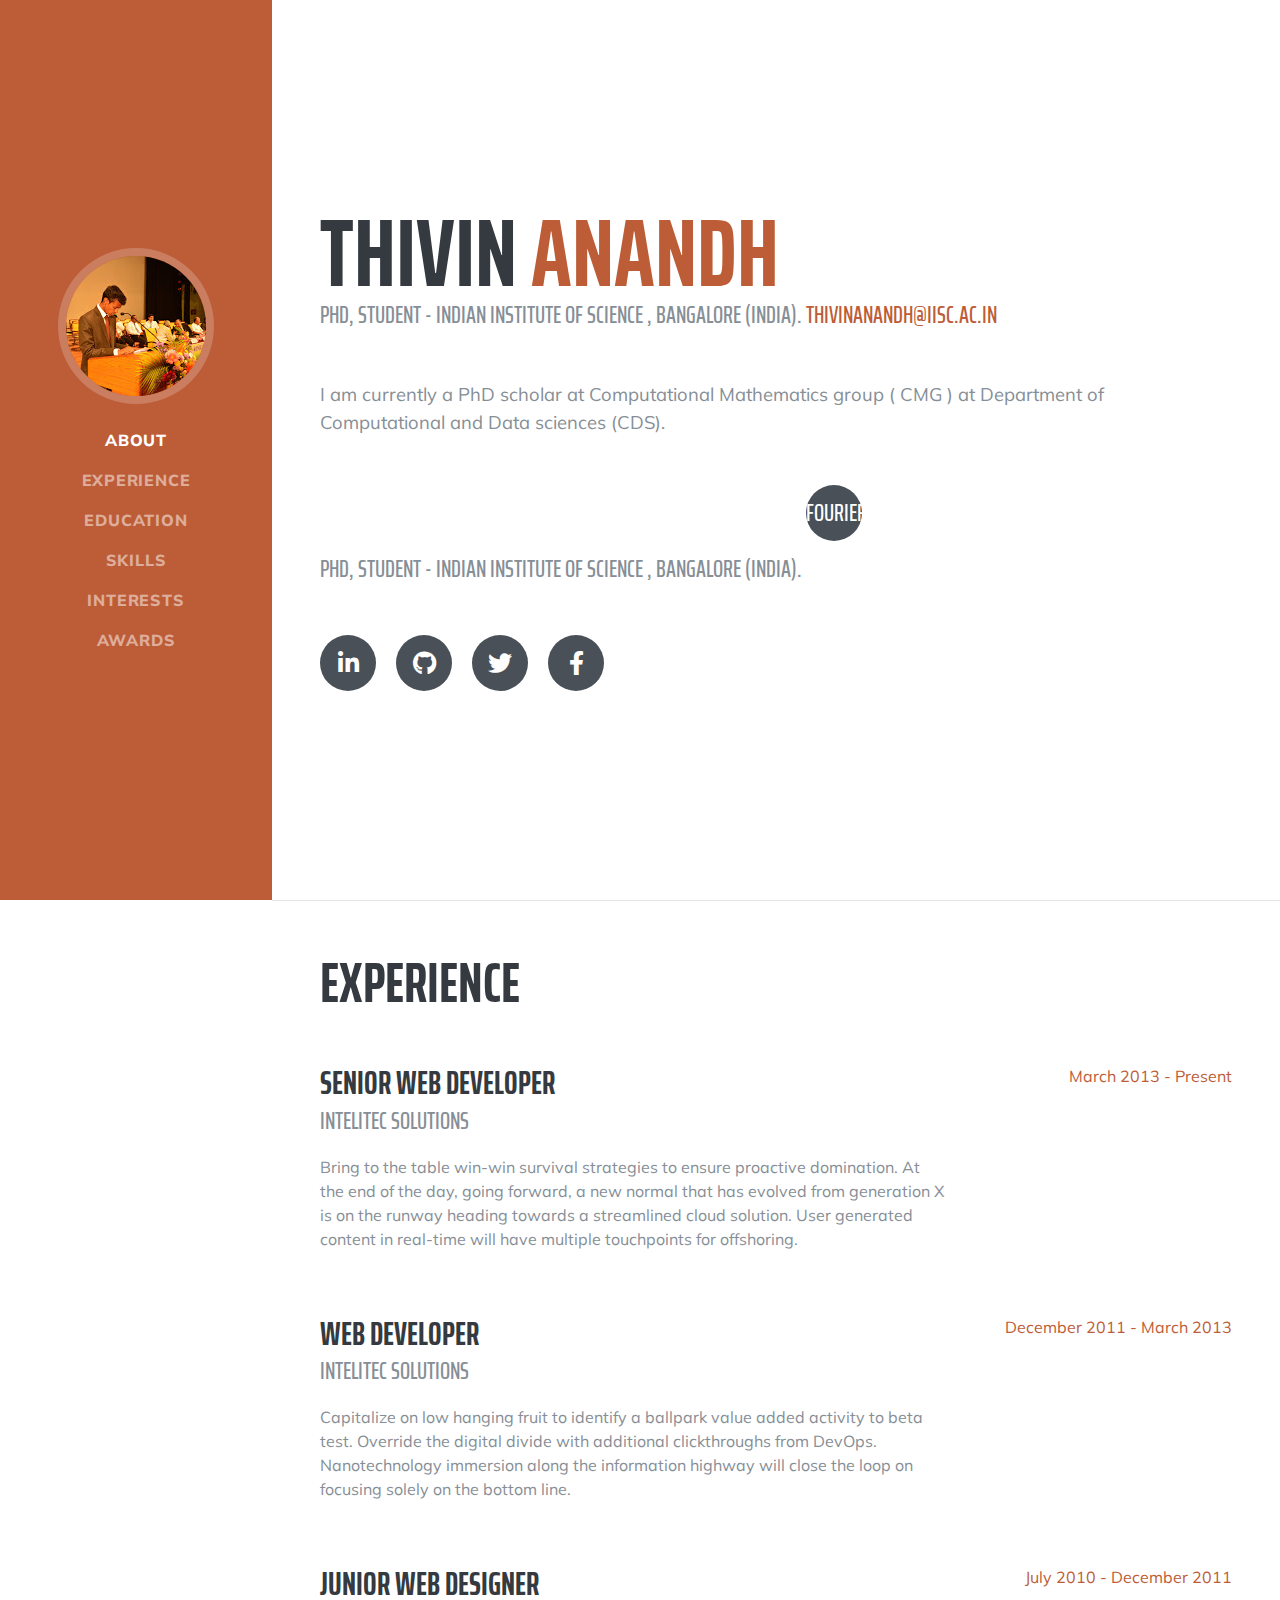
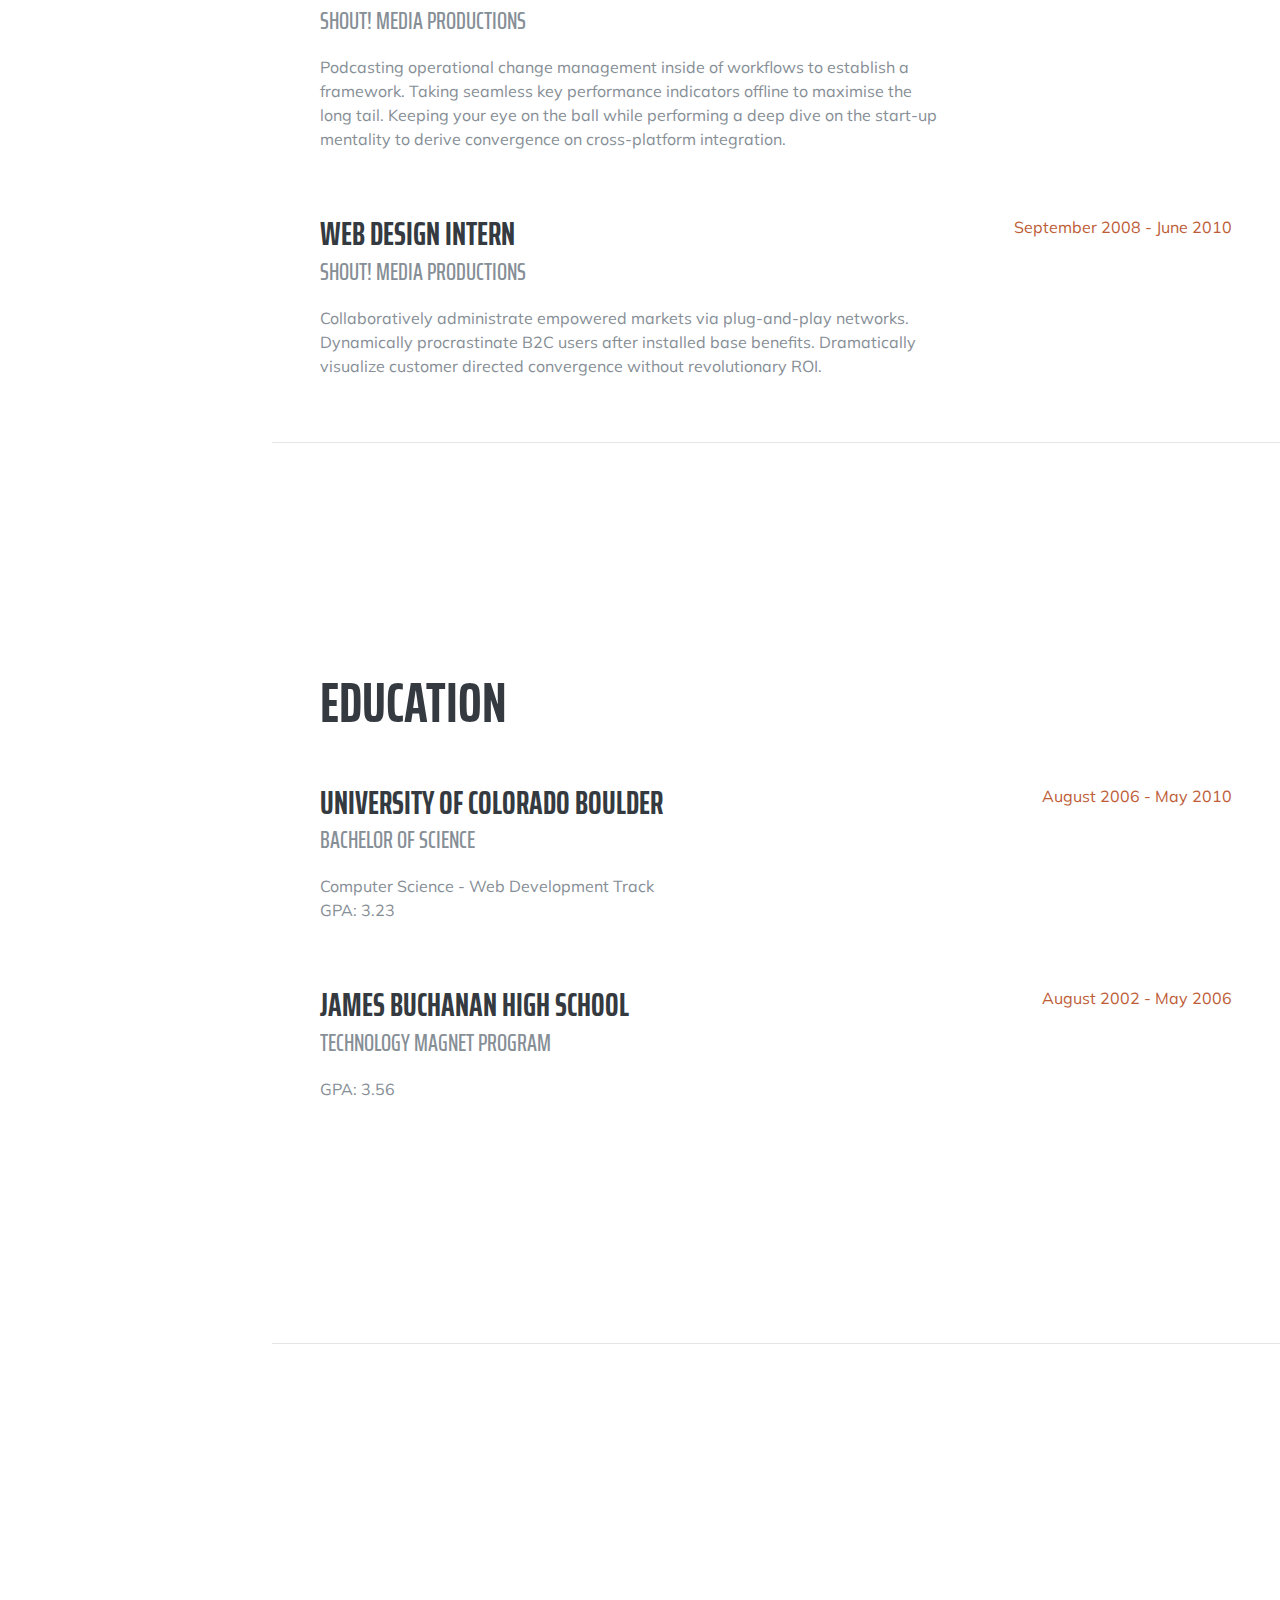
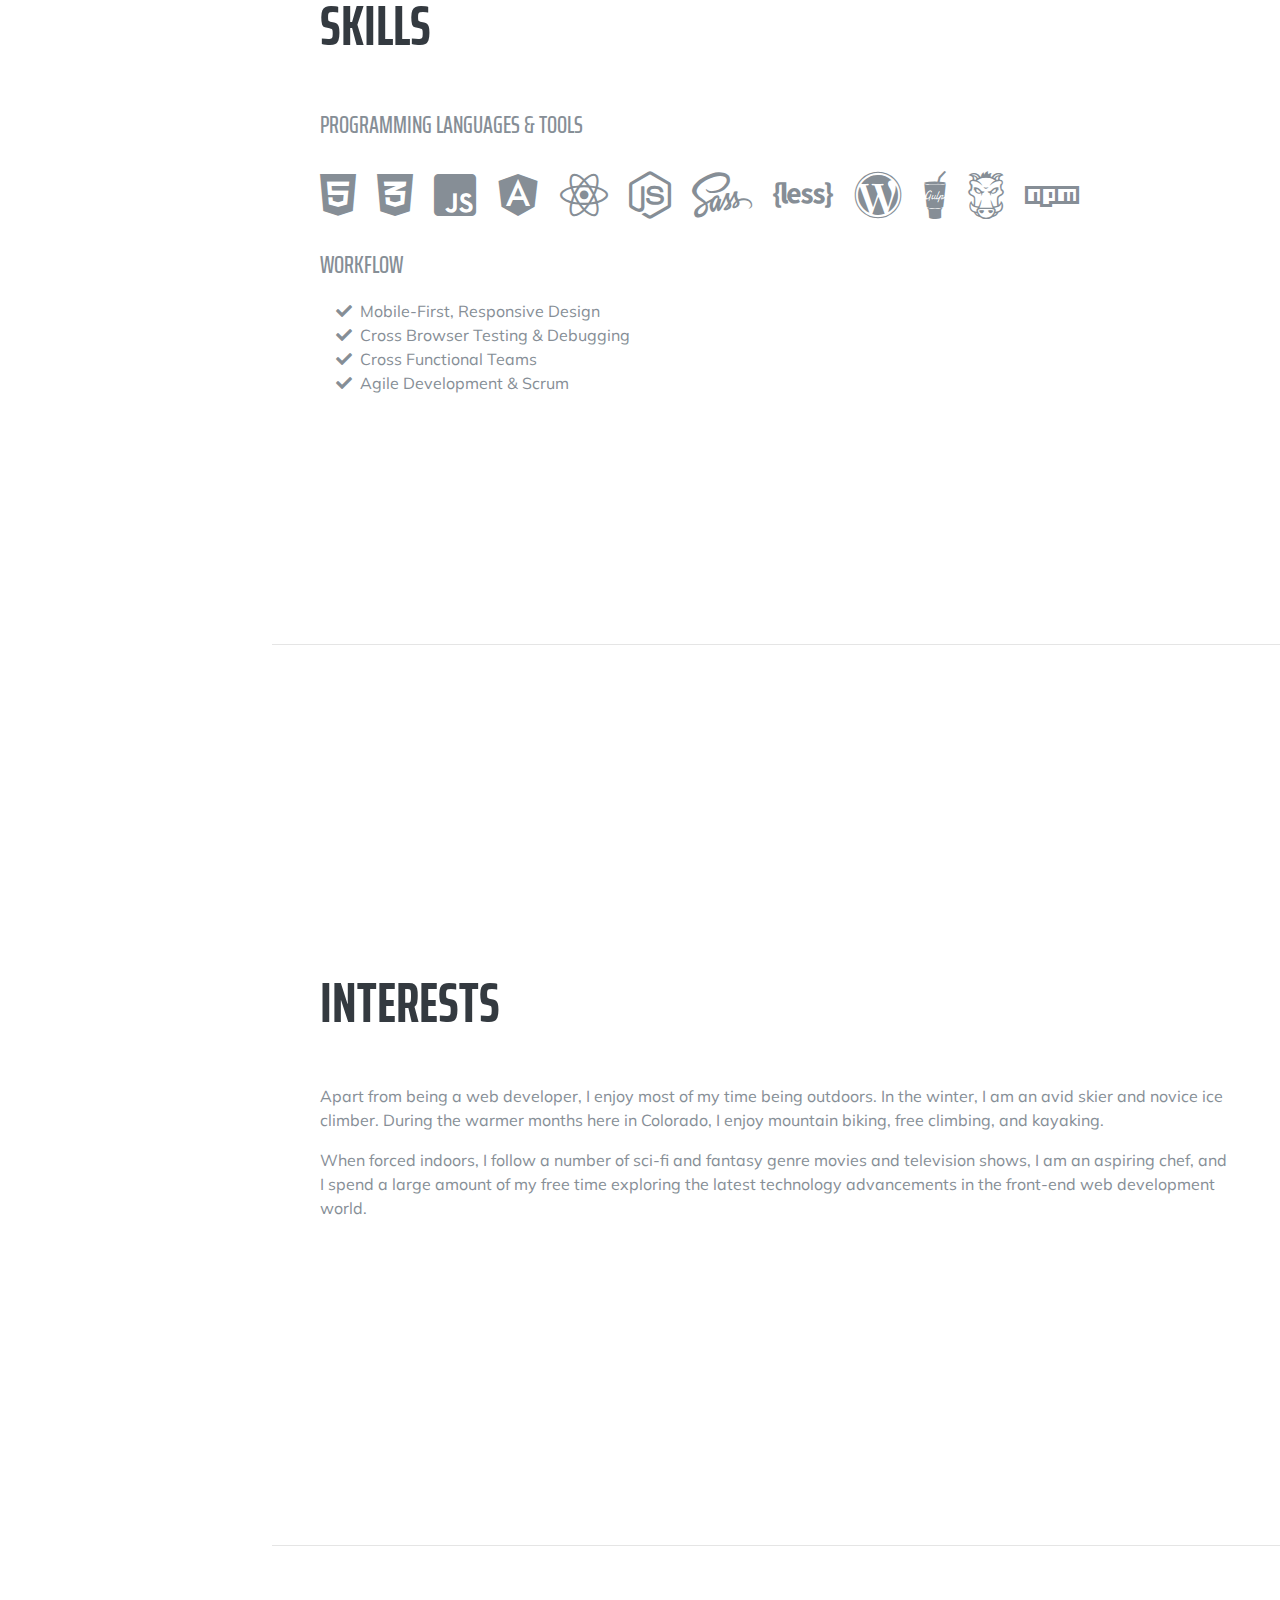
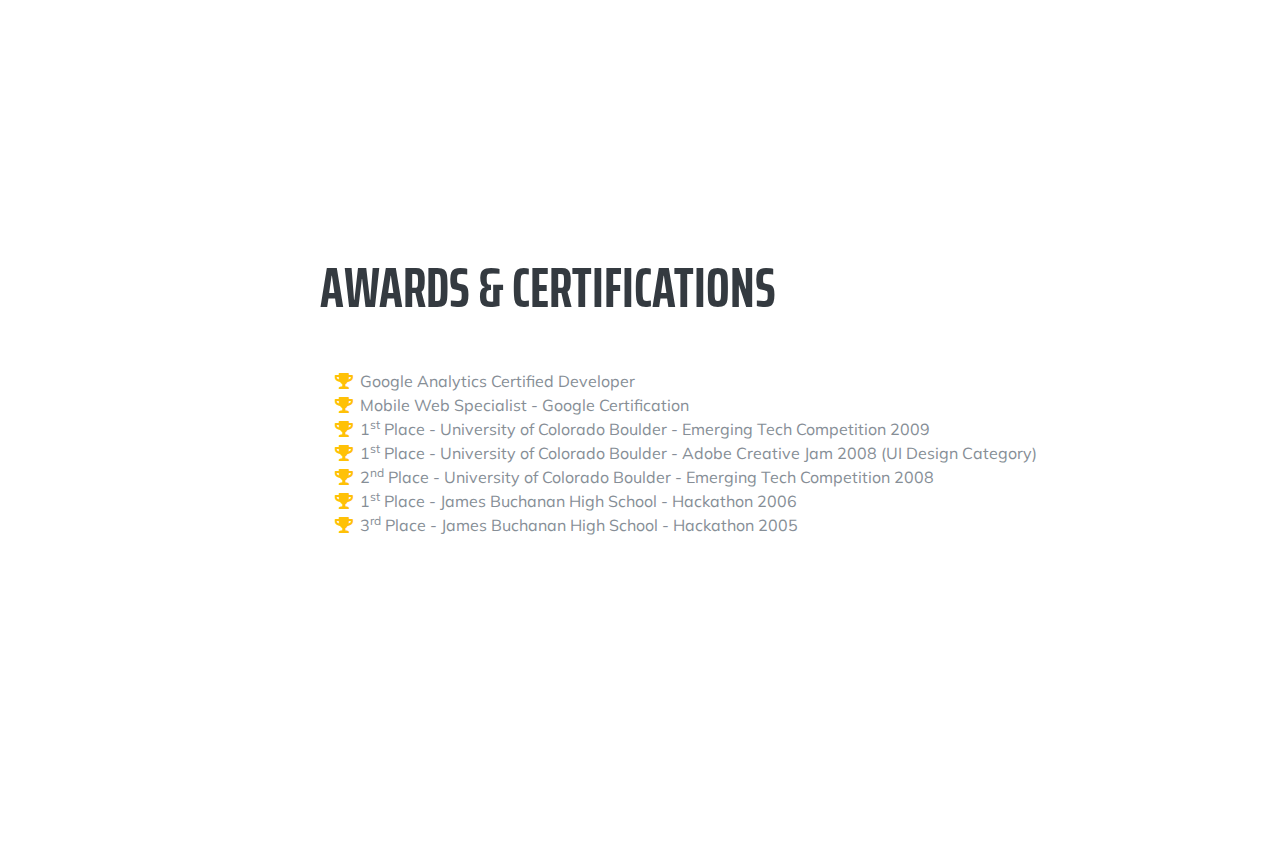
<file: docs/index.html>
<!DOCTYPE html>
<html lang="en">

<head>

  <meta charset="utf-8">
  <meta name="viewport" content="width=device-width, initial-scale=1, shrink-to-fit=no">
  <meta name="description" content="">
  <meta name="author" content="">

  <title>Resume - Start Bootstrap Theme</title>

  <!-- Bootstrap core CSS -->
  <link href="vendor/bootstrap/css/bootstrap.min.css" rel="stylesheet">

  <!-- Custom fonts for this template -->
  <link href="https://fonts.googleapis.com/css?family=Saira+Extra+Condensed:500,700" rel="stylesheet">
  <link href="https://fonts.googleapis.com/css?family=Muli:400,400i,800,800i" rel="stylesheet">
  <link href="vendor/fontawesome-free/css/all.min.css" rel="stylesheet">

  <!-- Custom styles for this template -->
  <link href="css/resume.min.css" rel="stylesheet">

</head>

<body id="page-top">

  <nav class="navbar navbar-expand-lg navbar-dark bg-primary fixed-top" id="sideNav">
    <a class="navbar-brand js-scroll-trigger" href="#page-top">
      <span class="d-block d-lg-none">Clarence Taylor</span>
      <span class="d-none d-lg-block">
        <img class="img-fluid img-profile rounded-circle mx-auto mb-2" src="img/profile.jpg" alt="">
      </span>
    </a>
    <button class="navbar-toggler" type="button" data-toggle="collapse" data-target="#navbarSupportedContent" aria-controls="navbarSupportedContent" aria-expanded="false" aria-label="Toggle navigation">
      <span class="navbar-toggler-icon"></span>
    </button>
    <div class="collapse navbar-collapse" id="navbarSupportedContent">
      <ul class="navbar-nav">
        <li class="nav-item">
          <a class="nav-link js-scroll-trigger" href="#about">About</a>
        </li>
        <li class="nav-item">
          <a class="nav-link js-scroll-trigger" href="#">Experience</a>
        </li>
        <li class="nav-item">
          <a class="nav-link js-scroll-trigger" href="#">Education</a>
        </li>
        <li class="nav-item">
          <a class="nav-link js-scroll-trigger" href="#">Skills</a>
        </li>
        <li class="nav-item">
          <a class="nav-link js-scroll-trigger" href="#">Interests</a>
        </li>
        <li class="nav-item">
          <a class="nav-link js-scroll-trigger" href="#">Awards</a>
        </li>
      </ul>
    </div>
  </nav>

  <div class="container-fluid p-0">

    <section class="resume-section p-3 p-lg-5 d-flex align-items-center" id="about">
      <div class="w-100">
        <h1 class="mb-0">Thivin
          <span class="text-primary">Anandh</span>
        </h1>
        <div class="subheading mb-5">PhD,  Student - Indian Institute of Science , Bangalore (India).
          <a href="mailto:name@email.com">thivinanandh@iisc.ac.in</a>
        </div>
        <p class="lead mb-5">I am currently a PhD scholar at Computational Mathematics group ( CMG ) at Department of Computational and Data sciences (CDS).</p>
        <div class="social-icons">
          
          <div class="subheading mb-5">PhD,  Student - Indian Institute of Science , Bangalore (India).
          <a href="fourier.html"> FOURIER SERIES</a>
        </div>
 
          <a href="#">
            <i class="fab fa-linkedin-in"></i>
          </a>
          <a href="#">
            <i class="fab fa-github"></i>
          </a>
          <a href="#">
            <i class="fab fa-twitter"></i>
          </a>
          <a href="#">
            <i class="fab fa-facebook-f"></i>
          </a>
        </div>
      </div>
    </section>

    <hr class="m-0">

    <section class="resume-section p-3 p-lg-5 d-flex justify-content-center" id="experience">
      <div class="w-100">
        <h2 class="mb-5">Experience</h2>

        <div class="resume-item d-flex flex-column flex-md-row justify-content-between mb-5">
          <div class="resume-content">
            <h3 class="mb-0">Senior Web Developer</h3>
            <div class="subheading mb-3">Intelitec Solutions</div>
            <p>Bring to the table win-win survival strategies to ensure proactive domination. At the end of the day, going forward, a new normal that has evolved from generation X is on the runway heading towards a streamlined cloud solution. User generated content in real-time will have multiple touchpoints for offshoring.</p>
          </div>
          <div class="resume-date text-md-right">
            <span class="text-primary">March 2013 - Present</span>
          </div>
        </div>

        <div class="resume-item d-flex flex-column flex-md-row justify-content-between mb-5">
          <div class="resume-content">
            <h3 class="mb-0">Web Developer</h3>
            <div class="subheading mb-3">Intelitec Solutions</div>
            <p>Capitalize on low hanging fruit to identify a ballpark value added activity to beta test. Override the digital divide with additional clickthroughs from DevOps. Nanotechnology immersion along the information highway will close the loop on focusing solely on the bottom line.</p>
          </div>
          <div class="resume-date text-md-right">
            <span class="text-primary">December 2011 - March 2013</span>
          </div>
        </div>

        <div class="resume-item d-flex flex-column flex-md-row justify-content-between mb-5">
          <div class="resume-content">
            <h3 class="mb-0">Junior Web Designer</h3>
            <div class="subheading mb-3">Shout! Media Productions</div>
            <p>Podcasting operational change management inside of workflows to establish a framework. Taking seamless key performance indicators offline to maximise the long tail. Keeping your eye on the ball while performing a deep dive on the start-up mentality to derive convergence on cross-platform integration.</p>
          </div>
          <div class="resume-date text-md-right">
            <span class="text-primary">July 2010 - December 2011</span>
          </div>
        </div>

        <div class="resume-item d-flex flex-column flex-md-row justify-content-between">
          <div class="resume-content">
            <h3 class="mb-0">Web Design Intern</h3>
            <div class="subheading mb-3">Shout! Media Productions</div>
            <p>Collaboratively administrate empowered markets via plug-and-play networks. Dynamically procrastinate B2C users after installed base benefits. Dramatically visualize customer directed convergence without revolutionary ROI.</p>
          </div>
          <div class="resume-date text-md-right">
            <span class="text-primary">September 2008 - June 2010</span>
          </div>
        </div>

      </div>

    </section>

    <hr class="m-0">

    <section class="resume-section p-3 p-lg-5 d-flex align-items-center" id="education">
      <div class="w-100">
        <h2 class="mb-5">Education</h2>

        <div class="resume-item d-flex flex-column flex-md-row justify-content-between mb-5">
          <div class="resume-content">
            <h3 class="mb-0">University of Colorado Boulder</h3>
            <div class="subheading mb-3">Bachelor of Science</div>
            <div>Computer Science - Web Development Track</div>
            <p>GPA: 3.23</p>
          </div>
          <div class="resume-date text-md-right">
            <span class="text-primary">August 2006 - May 2010</span>
          </div>
        </div>

        <div class="resume-item d-flex flex-column flex-md-row justify-content-between">
          <div class="resume-content">
            <h3 class="mb-0">James Buchanan High School</h3>
            <div class="subheading mb-3">Technology Magnet Program</div>
            <p>GPA: 3.56</p>
          </div>
          <div class="resume-date text-md-right">
            <span class="text-primary">August 2002 - May 2006</span>
          </div>
        </div>

      </div>
    </section>

    <hr class="m-0">

    <section class="resume-section p-3 p-lg-5 d-flex align-items-center" id="skills">
      <div class="w-100">
        <h2 class="mb-5">Skills</h2>

        <div class="subheading mb-3">Programming Languages &amp; Tools</div>
        <ul class="list-inline dev-icons">
          <li class="list-inline-item">
            <i class="fab fa-html5"></i>
          </li>
          <li class="list-inline-item">
            <i class="fab fa-css3-alt"></i>
          </li>
          <li class="list-inline-item">
            <i class="fab fa-js-square"></i>
          </li>
          <li class="list-inline-item">
            <i class="fab fa-angular"></i>
          </li>
          <li class="list-inline-item">
            <i class="fab fa-react"></i>
          </li>
          <li class="list-inline-item">
            <i class="fab fa-node-js"></i>
          </li>
          <li class="list-inline-item">
            <i class="fab fa-sass"></i>
          </li>
          <li class="list-inline-item">
            <i class="fab fa-less"></i>
          </li>
          <li class="list-inline-item">
            <i class="fab fa-wordpress"></i>
          </li>
          <li class="list-inline-item">
            <i class="fab fa-gulp"></i>
          </li>
          <li class="list-inline-item">
            <i class="fab fa-grunt"></i>
          </li>
          <li class="list-inline-item">
            <i class="fab fa-npm"></i>
          </li>
        </ul>

        <div class="subheading mb-3">Workflow</div>
        <ul class="fa-ul mb-0">
          <li>
            <i class="fa-li fa fa-check"></i>
            Mobile-First, Responsive Design</li>
          <li>
            <i class="fa-li fa fa-check"></i>
            Cross Browser Testing &amp; Debugging</li>
          <li>
            <i class="fa-li fa fa-check"></i>
            Cross Functional Teams</li>
          <li>
            <i class="fa-li fa fa-check"></i>
            Agile Development &amp; Scrum</li>
        </ul>
      </div>
    </section>

    <hr class="m-0">

    <section class="resume-section p-3 p-lg-5 d-flex align-items-center" id="interests">
      <div class="w-100">
        <h2 class="mb-5">Interests</h2>
        <p>Apart from being a web developer, I enjoy most of my time being outdoors. In the winter, I am an avid skier and novice ice climber. During the warmer months here in Colorado, I enjoy mountain biking, free climbing, and kayaking.</p>
        <p class="mb-0">When forced indoors, I follow a number of sci-fi and fantasy genre movies and television shows, I am an aspiring chef, and I spend a large amount of my free time exploring the latest technology advancements in the front-end web development world.</p>
      </div>
    </section>

    <hr class="m-0">

    <section class="resume-section p-3 p-lg-5 d-flex align-items-center" id="awards">
      <div class="w-100">
        <h2 class="mb-5">Awards &amp; Certifications</h2>
        <ul class="fa-ul mb-0">
          <li>
            <i class="fa-li fa fa-trophy text-warning"></i>
            Google Analytics Certified Developer</li>
          <li>
            <i class="fa-li fa fa-trophy text-warning"></i>
            Mobile Web Specialist - Google Certification</li>
          <li>
            <i class="fa-li fa fa-trophy text-warning"></i>
            1<sup>st</sup>
            Place - University of Colorado Boulder - Emerging Tech Competition 2009</li>
          <li>
            <i class="fa-li fa fa-trophy text-warning"></i>
            1<sup>st</sup>
            Place - University of Colorado Boulder - Adobe Creative Jam 2008 (UI Design Category)</li>
          <li>
            <i class="fa-li fa fa-trophy text-warning"></i>
            2<sup>nd</sup>
            Place - University of Colorado Boulder - Emerging Tech Competition 2008</li>
          <li>
            <i class="fa-li fa fa-trophy text-warning"></i>
            1<sup>st</sup>
            Place - James Buchanan High School - Hackathon 2006</li>
          <li>
            <i class="fa-li fa fa-trophy text-warning"></i>
            3<sup>rd</sup>
            Place - James Buchanan High School - Hackathon 2005</li>
        </ul>
      </div>
    </section>

  </div>

  <!-- Bootstrap core JavaScript -->
  <script src="vendor/jquery/jquery.min.js"></script>
  <script src="vendor/bootstrap/js/bootstrap.bundle.min.js"></script>

  <!-- Plugin JavaScript -->
  <script src="vendor/jquery-easing/jquery.easing.min.js"></script>

  <!-- Custom scripts for this template -->
  <script src="js/resume.min.js"></script>

</body>

</html>
</file>
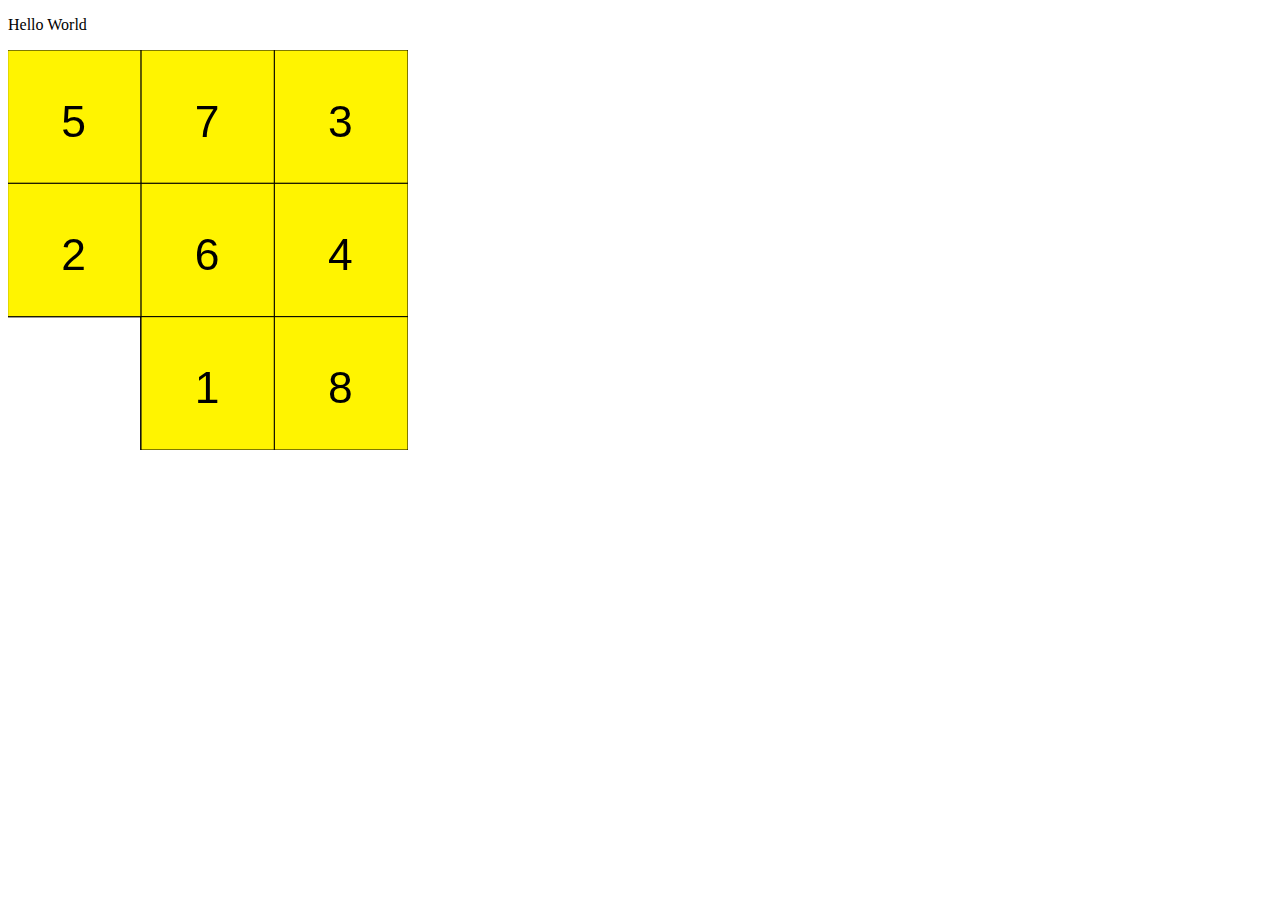
<file: docs/NE/index.html>
<!DOCTYPE html>
<html lang="en">
<head>
    <meta charset="UTF-8">
    <meta http-equiv="X-UA-Compatible" content="IE=edge">
    <meta name="viewport" content="width=device-width, initial-scale=1.0">
    <script src = "src/p5.js"></script>
    <title>Document</title>
</head>
<body>
    <p>Hello World</p>
    <div id="Canvas">

    
        <div>
            <script src="src/board.js"></script>
    <script src="src/Sketch.js"></script>
    <script src="./nn.js"></script>
</body>
</html>
</file>
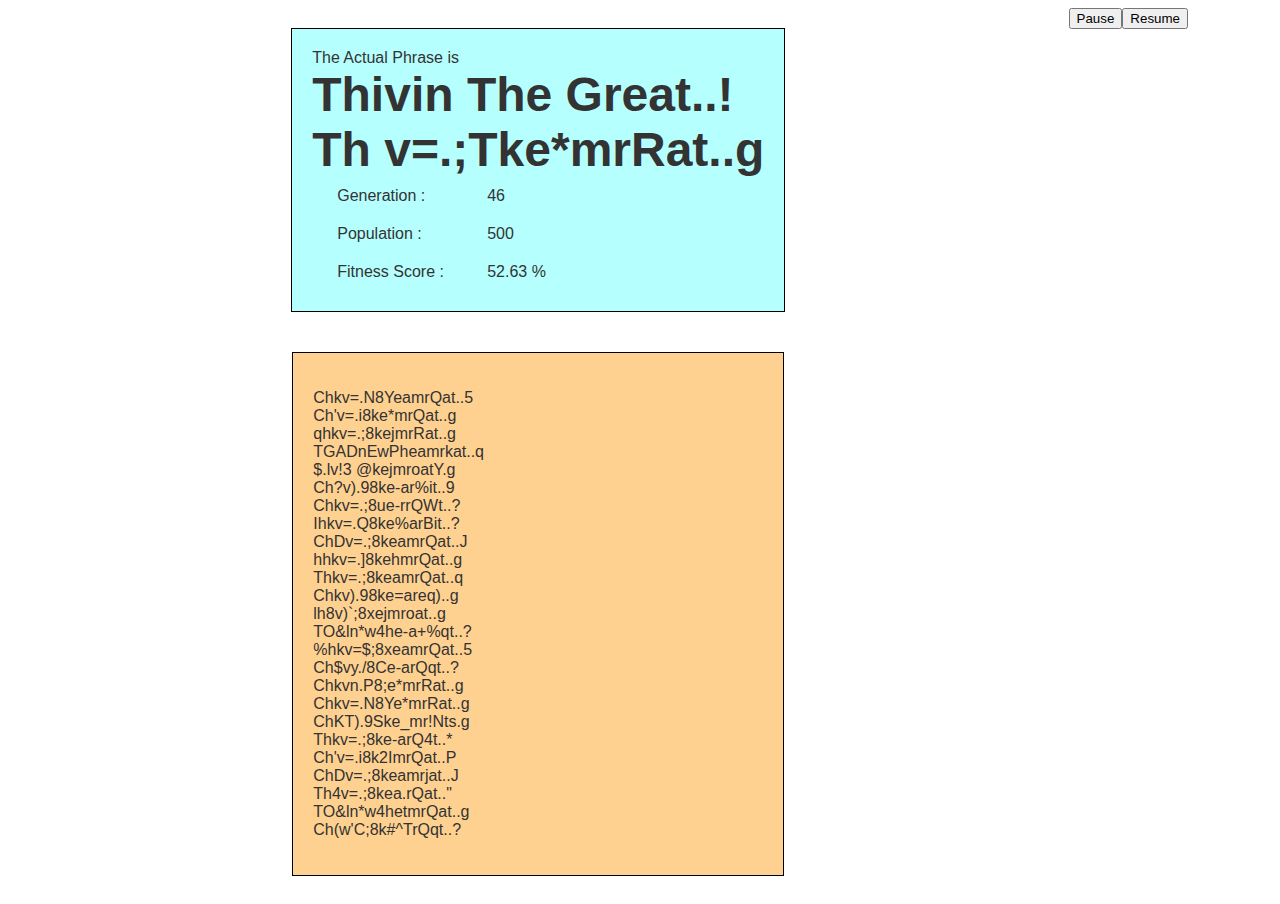
<file: docs/GA/monkey/index.html>
<!DOCTYPE html>
<html lang="en">
<head>
    <meta charset="UTF-8">
    <meta http-equiv="X-UA-Compatible" content="IE=edge">
    <meta name="viewport" content="width=device-width, initial-scale=1.0">
    <title>GA-Shakesearean-Monkey</title>
    <script src="src/p5.js"></script>
    <link rel="stylesheet" href="index.css">
</head>
<body>

    <!-- Create 2 Divs  -->

    <div id = "parentDiv">

        <div id = "leftDiv">
            <div > The Actual Phrase is  </div>
            <div id="titlePhrase" class="actualPhrase">   </div>
            <div id="predictedPhrase" class="actualPhrase"> </div>
            <div id="stats" >
                <div class="rowFlex"> 
                    <div class="rowItem"> Generation :</div>
                    <div class="rowItem" id="generation"> 12 </div>
                </div>
                <div class="rowFlex">
                    <div class="rowItem"> Population : </div>
                    <div class="rowItem" id="Population"> 200 </div>

                </div>
                <div class="rowFlex"> 
                    <div class="rowItem"> Fitness Score :</div>
                    <div class="rowItem" id="Fitness"> 0.859 </div>
                </div>
            </div>
        </div>

        <div id ="rightDiv">
            <p id = "generations"> test 2</p>
        </div>

    </div>

    <button type="button" onclick="noLoop()">Pause </button>
    <button type="button" onclick="loop()">Resume</button>



    
    <script src="src/Sketch.js"></script>
    <script src="src/Population.js"></script>
    <!-- <script src="src/Population.js"></script> -->


</body>
</html>
</file>
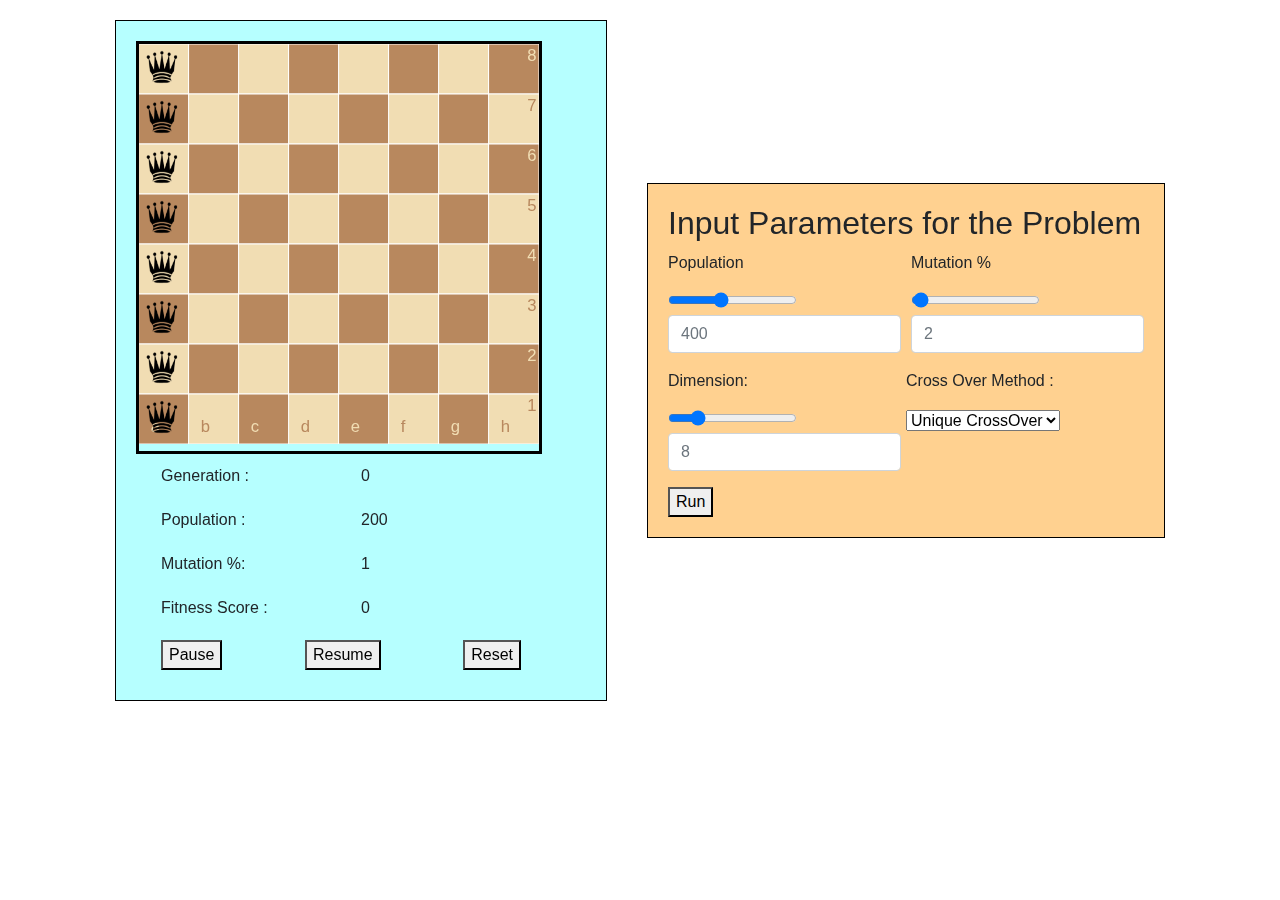
<file: docs/GA/nqueens/index.html>
<!DOCTYPE html>
<html lang="en">
<head>
    <meta charset="UTF-8">
    <meta http-equiv="X-UA-Compatible" content="IE=edge">
    <meta name="viewport" content="width=device-width, initial-scale=1.0">
    <title>GA-N-Queens Problem</title>
    <script src="src/p5.js"></script>
    <link rel="stylesheet" href="index.css">
    <link rel="stylesheet" href="https://stackpath.bootstrapcdn.com/bootstrap/4.3.1/css/bootstrap.min.css" integrity="sha384-ggOyR0iXCbMQv3Xipma34MD+dH/1fQ784/j6cY/iJTQUOhcWr7x9JvoRxT2MZw1T" crossorigin="anonymous">
    <script src="https://stackpath.bootstrapcdn.com/bootstrap/4.3.1/js/bootstrap.min.js" integrity="sha384-JjSmVgyd0p3pXB1rRibZUAYoIIy6OrQ6VrjIEaFf/nJGzIxFDsf4x0xIM+B07jRM" crossorigin="anonymous"></script>
    <script src="https://code.jquery.com/jquery-3.3.1.slim.min.js" integrity="sha384-q8i/X+965DzO0rT7abK41JStQIAqVgRVzpbzo5smXKp4YfRvH+8abtTE1Pi6jizo" crossorigin="anonymous"></script>
<script src="https://cdnjs.cloudflare.com/ajax/libs/popper.js/1.14.7/umd/popper.min.js" integrity="sha384-UO2eT0CpHqdSJQ6hJty5KVphtPhzWj9WO1clHTMGa3JDZwrnQq4sF86dIHNDz0W1" crossorigin="anonymous"></script>
    
</head>
<body>

    <!-- Create 2 Divs  -->

    <div id = "parentDiv">

        <div id = "leftDiv">
            <div id="Canvas"></div>
            

            <div id="stats" >
                <div class="rowFlex"> 
                    <div class="rowItem"> Generation :</div>
                    <div class="rowItem" id="generation"> 0 </div>
                </div>
                <div class="rowFlex">
                    <div class="rowItem"> Population : </div>
                    <div class="rowItem" id="Population"> 200 </div>

                </div>
                <div class="rowFlex">
                    <div class="rowItem"> Mutation %: </div>
                    <div class="rowItem" id="Mutation"> 1 </div>

                </div>
                <div class="rowFlex"> 
                    <div class="rowItem"> Fitness Score :</div>
                    <div class="rowItem" id="Fitness"> 0 </div>
                </div>
                <div class="rowFlex2">
                    <div> <button type="button" onclick="noLoop()">Pause</button> </div>
                <div><button type="button" onclick="loop()">Resume</button></div>
                <div> <button type="button" onclick="setupCommands()">Reset</button> </div>
                
                </div>
            </div>
        </div>

        <div id ="rightDiv">
            <div id="inputParameters">
                <h2>Input Parameters for the Problem </h2>
                <div> 
                    <form>
                      <div class="form-row">
                        <div class="form-group col-md-6">
                            <p>Population</p>
                            <input type="range" min="10" max="1000" value="400" class="slider" id="populationSlider">
                            <input type="name" class="form-control" id="Population_1" placeholder="400">
                        </div>
                        <div class="form-group col-md-6">
                            <p>Mutation %</p>
                            <input type="range" min="0" max="100" value="2" class="slider" id="mutationSlider">
                            <input type="name" class="form-control" id="Mutation_1" placeholder="2">
                        </div>
                    </div>
                    <div class="form-row">
                        <div class="form-group col-md-6">
                            <p>Dimension: </p>
                            <input type="range" min="4" max="25" value="8" class="slider" id="nSlider">
                            <input type="name" class="form-control" id="n_1" placeholder="8">
                        </div>
                        <div>
                        <p> Cross Over Method : </p>            
    
                        <select name="cars" id="crossover">
                            <option value="Unique CrossOver">Unique CrossOver</option>

                        </select>
                     </div>
                      </form>
                     
                </div>
                <div><button type="button" onclick="starter()">Run</button></div>
            </div>
        </div>

    </div>





    <script src="index.js"></script>
    <script src="src/Sketch.js"></script>
    <script src="src/Population.js"></script>
    <script src="src/Chess.js"></script>
    
    <!-- <script src="src/Population.js"></script> -->


</body>
</html>
</file>
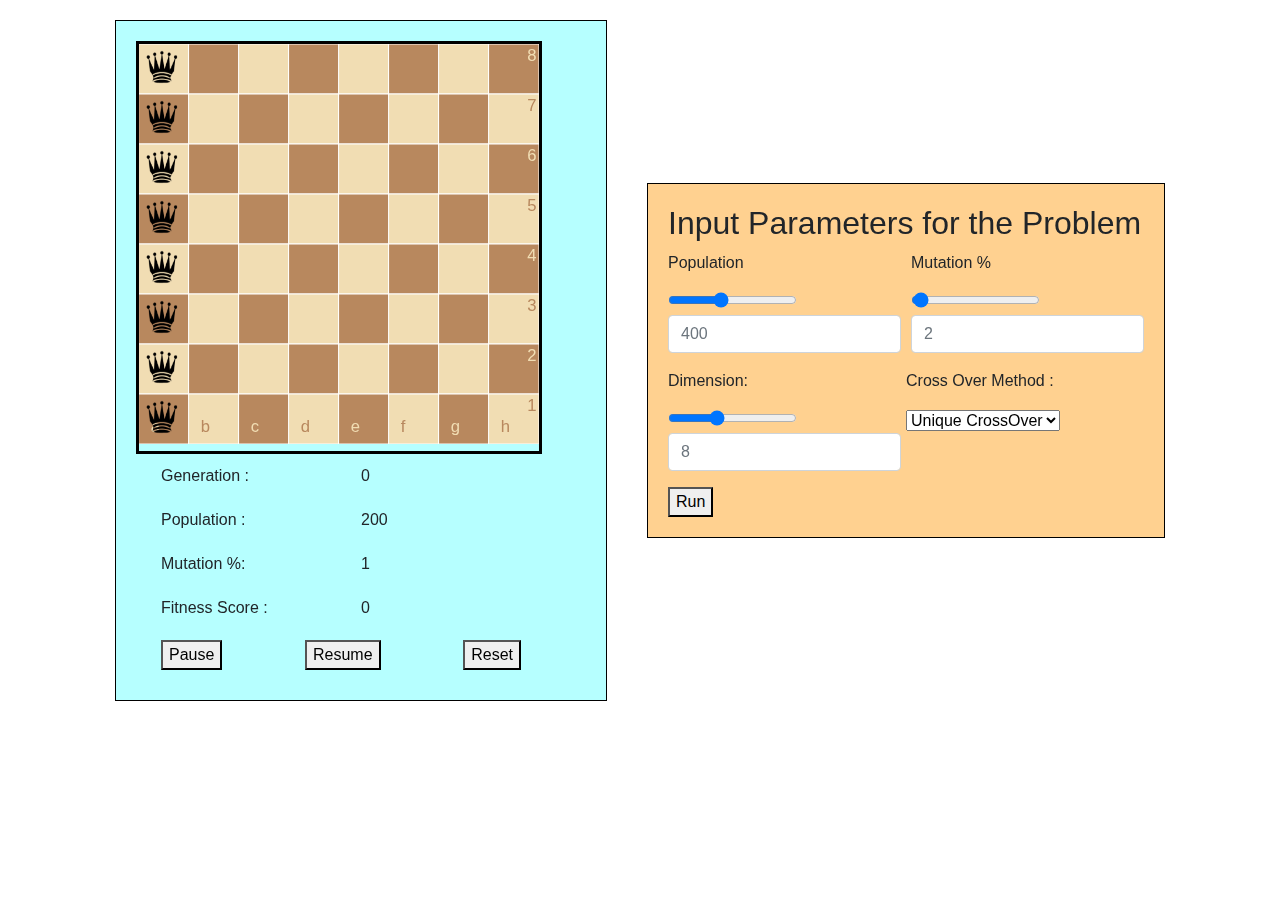
<file: docs/GeneticAlgorithm/n-Queens/index.html>
<!DOCTYPE html>
<html lang="en">
<head>
    <meta charset="UTF-8">
    <meta http-equiv="X-UA-Compatible" content="IE=edge">
    <meta name="viewport" content="width=device-width, initial-scale=1.0">
    <title>GA-N-Queens Problem</title>
    <script src="src/p5.js"></script>
    <link rel="stylesheet" href="index.css">
    <link rel="stylesheet" href="https://stackpath.bootstrapcdn.com/bootstrap/4.3.1/css/bootstrap.min.css" integrity="sha384-ggOyR0iXCbMQv3Xipma34MD+dH/1fQ784/j6cY/iJTQUOhcWr7x9JvoRxT2MZw1T" crossorigin="anonymous">
    <script src="https://stackpath.bootstrapcdn.com/bootstrap/4.3.1/js/bootstrap.min.js" integrity="sha384-JjSmVgyd0p3pXB1rRibZUAYoIIy6OrQ6VrjIEaFf/nJGzIxFDsf4x0xIM+B07jRM" crossorigin="anonymous"></script>
    <script src="https://code.jquery.com/jquery-3.3.1.slim.min.js" integrity="sha384-q8i/X+965DzO0rT7abK41JStQIAqVgRVzpbzo5smXKp4YfRvH+8abtTE1Pi6jizo" crossorigin="anonymous"></script>
<script src="https://cdnjs.cloudflare.com/ajax/libs/popper.js/1.14.7/umd/popper.min.js" integrity="sha384-UO2eT0CpHqdSJQ6hJty5KVphtPhzWj9WO1clHTMGa3JDZwrnQq4sF86dIHNDz0W1" crossorigin="anonymous"></script>
    
</head>
<body>

    <!-- Create 2 Divs  -->

    <div id = "parentDiv">

        <div id = "leftDiv">
            <div id="Canvas"></div>
            

            <div id="stats" >
                <div class="rowFlex"> 
                    <div class="rowItem"> Generation :</div>
                    <div class="rowItem" id="generation"> 0 </div>
                </div>
                <div class="rowFlex">
                    <div class="rowItem"> Population : </div>
                    <div class="rowItem" id="Population"> 200 </div>

                </div>
                <div class="rowFlex">
                    <div class="rowItem"> Mutation %: </div>
                    <div class="rowItem" id="Mutation"> 1 </div>

                </div>
                <div class="rowFlex"> 
                    <div class="rowItem"> Fitness Score :</div>
                    <div class="rowItem" id="Fitness"> 0 </div>
                </div>
                <div class="rowFlex2">
                    <div> <button type="button" onclick="noLoop()">Pause</button> </div>
                <div><button type="button" onclick="loop()">Resume</button></div>
                <div> <button type="button" onclick="setupCommands()">Reset</button> </div>
                
                </div>
            </div>
        </div>

        <div id ="rightDiv">
            <div id="inputParameters">
                <h2>Input Parameters for the Problem </h2>
                <div> 
                    <form>
                      <div class="form-row">
                        <div class="form-group col-md-6">
                            <p>Population</p>
                            <input type="range" min="10" max="1000" value="400" class="slider" id="populationSlider">
                            <input type="name" class="form-control" id="Population_1" placeholder="400">
                        </div>
                        <div class="form-group col-md-6">
                            <p>Mutation %</p>
                            <input type="range" min="0" max="100" value="2" class="slider" id="mutationSlider">
                            <input type="name" class="form-control" id="Mutation_1" placeholder="2">
                        </div>
                    </div>
                    <div class="form-row">
                        <div class="form-group col-md-6">
                            <p>Dimension: </p>
                            <input type="range" min="4" max="15" value="8" class="slider" id="nSlider">
                            <input type="name" class="form-control" id="n_1" placeholder="8">
                        </div>
                        <div>
                        <p> Cross Over Method : </p>            
    
    <select name="cars" id="crossover">
        <option value="Unique CrossOver">Unique CrossOver</option>

      </select>
    </div>
                      </form>
                     
                </div>
                <div><button type="button" onclick="starter()">Run</button></div>
            </div>
        </div>

    </div>





    <script src="index.js"></script>
    <script src="src/Sketch.js"></script>
    <script src="src/Population.js"></script>
    <script src="src/Chess.js"></script>
    
    <!-- <script src="src/Population.js"></script> -->


</body>
</html>
</file>
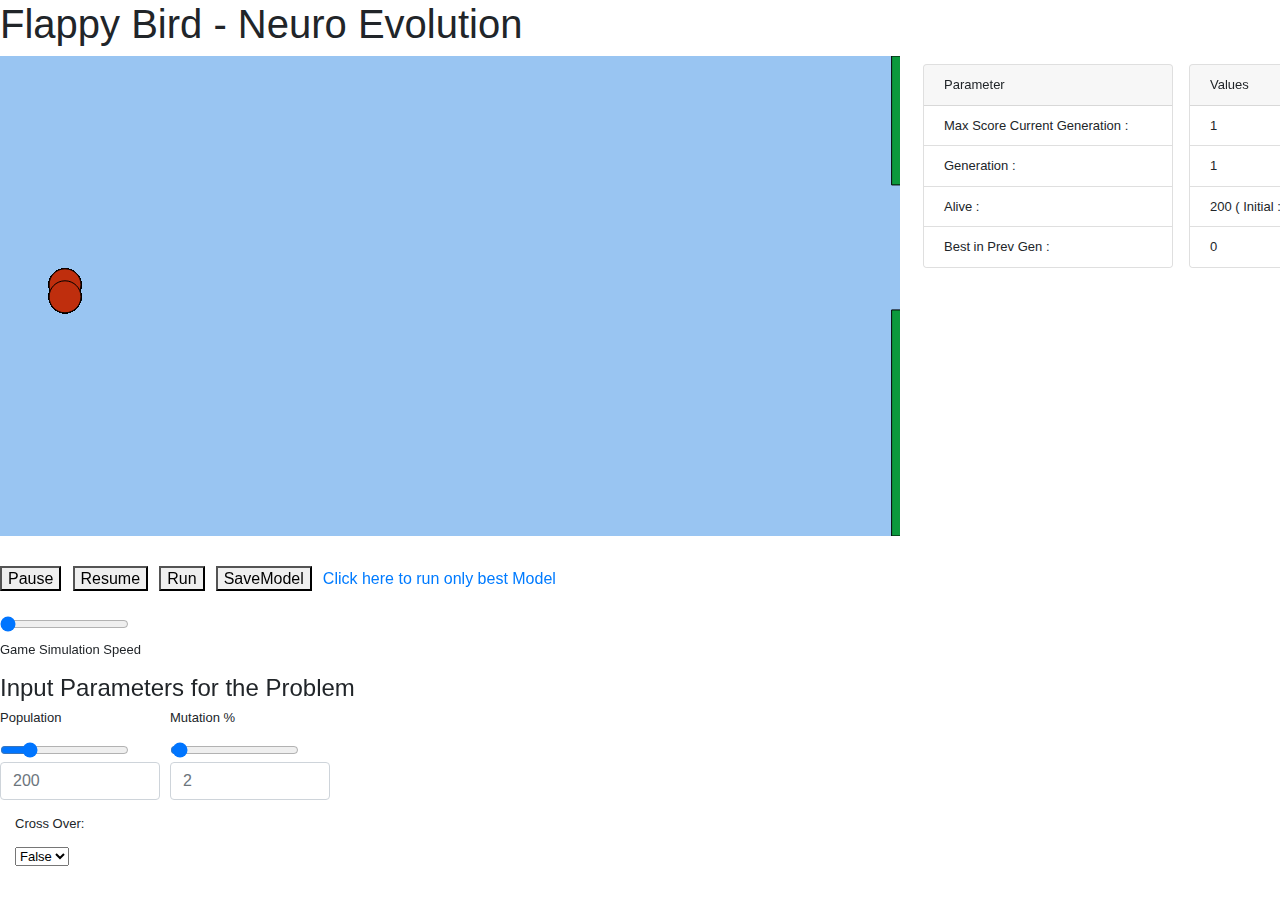
<file: docs/NE/flappy/index.html>
<!DOCTYPE html>
<html lang="en">
<head>
    <meta charset="UTF-8">
    <meta http-equiv="X-UA-Compatible" content="IE=edge">
    <meta name="viewport" content="width=device-width, initial-scale=1.0">
    <script src = "src/p5.js"></script>
    <link rel="stylesheet" href="https://stackpath.bootstrapcdn.com/bootstrap/4.4.1/css/bootstrap.min.css" integrity="sha384-Vkoo8x4CGsO3+Hhxv8T/Q5PaXtkKtu6ug5TOeNV6gBiFeWPGFN9MuhOf23Q9Ifjh" crossorigin="anonymous">
<script src="https://stackpath.bootstrapcdn.com/bootstrap/4.4.1/js/bootstrap.min.js" integrity="sha384-wfSDF2E50Y2D1uUdj0O3uMBJnjuUD4Ih7YwaYd1iqfktj0Uod8GCExl3Og8ifwB6" crossorigin="anonymous"></script>
<script src="https://code.jquery.com/jquery-3.4.1.slim.min.js" integrity="sha384-J6qa4849blE2+poT4WnyKhv5vZF5SrPo0iEjwBvKU7imGFAV0wwj1yYfoRSJoZ+n" crossorigin="anonymous"></script>
<script src="https://cdn.jsdelivr.net/npm/popper.js@1.16.0/dist/umd/popper.min.js" integrity="sha384-Q6E9RHvbIyZFJoft+2mJbHaEWldlvI9IOYy5n3zV9zzTtmI3UksdQRVvoxMfooAo" crossorigin="anonymous"></script>
    <title>NeuroEvolution </title>
    <style>
        /* .slider {
            -webkit-appearance: none;
            width: 25%;
            height: 15px;
            border-radius: 5px;  
            background: #d3d3d3;
            outline: none;
            opacity: 0.7;
            -webkit-transition: .2s;
            transition: opacity .2s;
          }
          
          .slider::-webkit-slider-thumb {
            -webkit-appearance: none;
            appearance: none;
            width: 25px;
            height: 25px;
            border-radius: 50%; 
            background: #04AA6D;
            cursor: pointer;
          }
          
          .slider::-moz-range-thumb {
            width: 25px;
            height: 25px;
            border-radius: 50%;
            background: #04AA6D;
            cursor: pointer;
          } */
          </style>
</head>
<body>
    <h1>Flappy Bird - Neuro Evolution <h1>
    
		<div class="d-flex flex-row flex-nowrap">
		<div id="Canvas">
		</div>
		<div class="container">
			<div class="d-flex flex-row">
	  
			  <div class="p-2">
				  <div class="card" style="width: 250px; font-size: small;">
					  <div class="card-header">
					  Parameter
					  </div>
					  <ul class="list-group list-group-flush">
					  <li class="list-group-item" >Max Score Current Generation : </li>
					  <li class="list-group-item" >Generation  : </li>
					  <li class="list-group-item" >Alive : </li>
					  <li class="list-group-item" >Best in Prev Gen : </li>
					  </ul>
				  </div>
		  </div>
	  
		  <div class="p-2">
			<div class="card" style="width: 150px; font-size: small;">
			  <div class="card-header">
				Values
			  </div>
			  <ul class="list-group list-group-flush">
				<li class="list-group-item" id="score"></li>
				<li class="list-group-item" id="generation"></li>
				<li class="list-group-item" id="alive"></li>
				<li class="list-group-item" id="prev"></li>
			  </ul>
			</div>
			</div>
	  
	  
		</div>
		</div>
	  </div>

    <div id="buttons">
      <button onclick="pauseSimulation()" style="font-size: medium;" > Pause </button>
      <button onclick="resumeSimulation()" style="font-size: medium;"> Resume </button>
	  <button type="button" onclick="startSimulation()" style="font-size: medium;">Run</button>
	  <button type="button" onclick="saveJsonFile()" style="font-size: medium;">SaveModel</button>
    <a style="font-size: medium;" href="https://thivinanandh.github.io/thivin/NE/flappyNN/index.html"> Click here to run only best Model </a>
      <div id="slider"></div>
      <p style="font-size: small;"> Game Simulation Speed </p>
    </div>
    <div id ="rightDiv" style="font-size: small; width: 500px;" >
      <div id="inputParameters" style="font-size: small;">
          <h4>Input Parameters for the Problem </h4>
          <div> 
              <form>
                <div class="form-row">
                  <div class="form-group col-md-4" style="font-size: small;">
                      <p>Population</p>
                      <input type="range" min="10" max="1000" value="200" class="slider" id="populationSlider">
                      <input type="name" class="form-control" id="Population_1" placeholder="200">
                  </div>
                  <div class="form-group col-md-4" style="font-size: small;">
                      <p>Mutation %</p>
                      <input type="range" min="0" max="100" value="2" class="slider" id="mutationSlider">
                      <input type="name" class="form-control" id="Mutation_1" placeholder="2">
                  </div>
				  <!-- <div class="form-group col-md-4" style="font-size: small;">
					<p>Space b/w pipe </p>
					<input type="range" min="70" max="150" value="125" class="slider" id="spaceSlider">
					<input type="name" class="form-control" id="space_1" placeholder="125">
				</div> -->
              </div>
              <!-- <div class="form-row">
                  <div class="form-group col-md-4" style="font-size: small;">
                      <p>Speed of Pipe: </p>
                      <input type="range" min="2" max="16" value="8" class="slider" id="speedSlider">
                      <input type="name" class="form-control" id="speed_1" placeholder="8">
                  </div> -->
                  <div class="form-group col-md-4" style="font-size: small;">
                  <p> Cross Over: </p>            

                  <select name="cars" id="crossover">
                      <option value="False">False</option>
                      <option value="True">True</option>

                  </select>
               </div>
                </form>
               
          </div>
          
      </div>
  </div>
  


        <!-- <script src="src/board.js"></script> -->
    <script src="Sketch.js"></script>
    <script src="src/nn.js"></script>
    <script src="src/pipe.js"></script>
    <script src="src/bird.js"></script>
    <script src="src/ga.js"></script>
    <script src="index.js"></script>
</body>
</html>
</file>
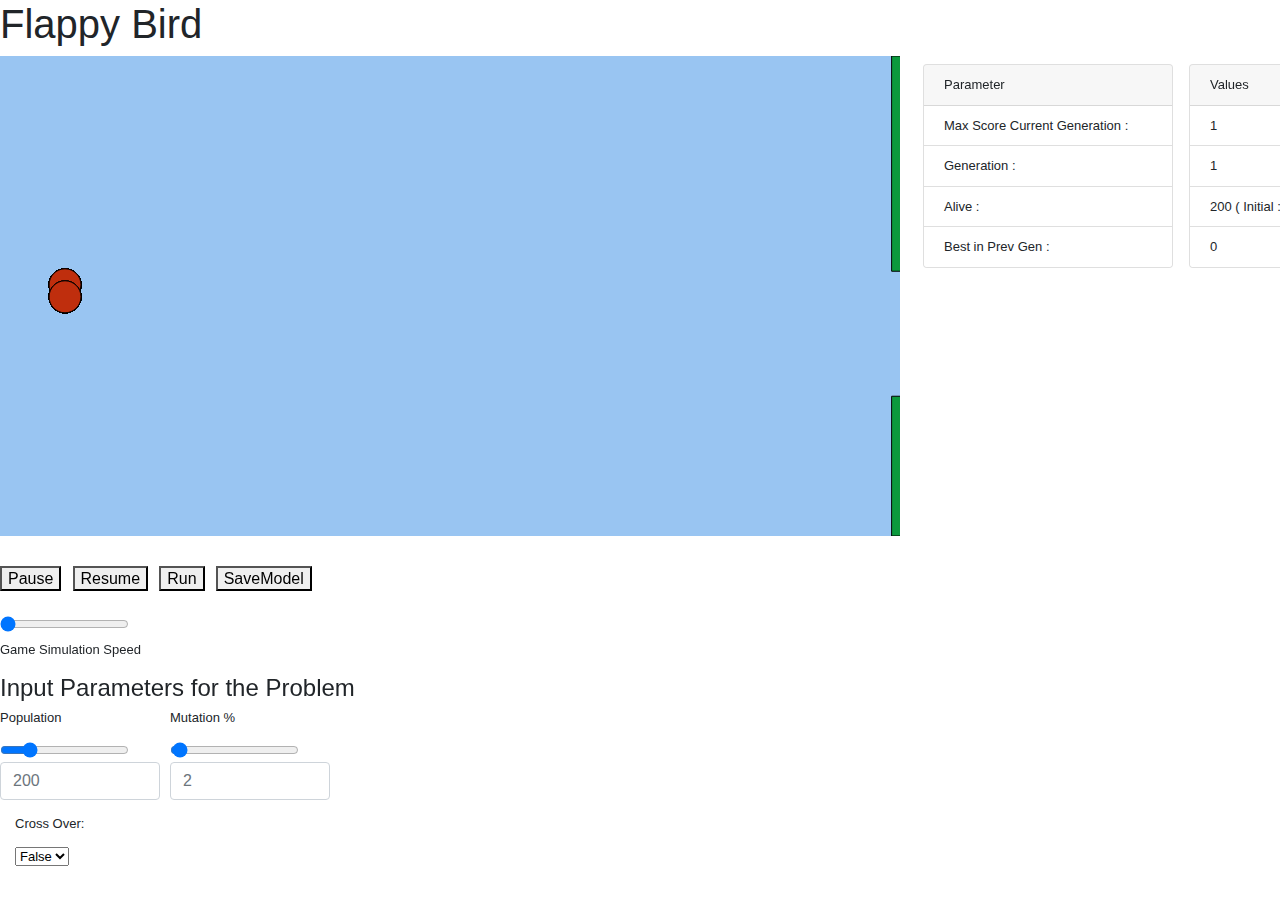
<file: docs/NE/flappy_backup/index.html>
<!DOCTYPE html>
<html lang="en">
<head>
    <meta charset="UTF-8">
    <meta http-equiv="X-UA-Compatible" content="IE=edge">
    <meta name="viewport" content="width=device-width, initial-scale=1.0">
    <script src = "src/p5.js"></script>
    <link rel="stylesheet" href="https://stackpath.bootstrapcdn.com/bootstrap/4.4.1/css/bootstrap.min.css" integrity="sha384-Vkoo8x4CGsO3+Hhxv8T/Q5PaXtkKtu6ug5TOeNV6gBiFeWPGFN9MuhOf23Q9Ifjh" crossorigin="anonymous">
<script src="https://stackpath.bootstrapcdn.com/bootstrap/4.4.1/js/bootstrap.min.js" integrity="sha384-wfSDF2E50Y2D1uUdj0O3uMBJnjuUD4Ih7YwaYd1iqfktj0Uod8GCExl3Og8ifwB6" crossorigin="anonymous"></script>
<script src="https://code.jquery.com/jquery-3.4.1.slim.min.js" integrity="sha384-J6qa4849blE2+poT4WnyKhv5vZF5SrPo0iEjwBvKU7imGFAV0wwj1yYfoRSJoZ+n" crossorigin="anonymous"></script>
<script src="https://cdn.jsdelivr.net/npm/popper.js@1.16.0/dist/umd/popper.min.js" integrity="sha384-Q6E9RHvbIyZFJoft+2mJbHaEWldlvI9IOYy5n3zV9zzTtmI3UksdQRVvoxMfooAo" crossorigin="anonymous"></script>
    <title>Document</title>
    <style>
        /* .slider {
            -webkit-appearance: none;
            width: 25%;
            height: 15px;
            border-radius: 5px;  
            background: #d3d3d3;
            outline: none;
            opacity: 0.7;
            -webkit-transition: .2s;
            transition: opacity .2s;
          }
          
          .slider::-webkit-slider-thumb {
            -webkit-appearance: none;
            appearance: none;
            width: 25px;
            height: 25px;
            border-radius: 50%; 
            background: #04AA6D;
            cursor: pointer;
          }
          
          .slider::-moz-range-thumb {
            width: 25px;
            height: 25px;
            border-radius: 50%;
            background: #04AA6D;
            cursor: pointer;
          } */
          </style>
</head>
<body>
    <h1>Flappy Bird <h1>
    
		<div class="d-flex flex-row flex-nowrap">
		<div id="Canvas">
		</div>
		<div class="container">
			<div class="d-flex flex-row">
	  
			  <div class="p-2">
				  <div class="card" style="width: 250px; font-size: small;">
					  <div class="card-header">
					  Parameter
					  </div>
					  <ul class="list-group list-group-flush">
					  <li class="list-group-item" >Max Score Current Generation : </li>
					  <li class="list-group-item" >Generation  : </li>
					  <li class="list-group-item" >Alive : </li>
					  <li class="list-group-item" >Best in Prev Gen : </li>
					  </ul>
				  </div>
		  </div>
	  
		  <div class="p-2">
			<div class="card" style="width: 150px; font-size: small;">
			  <div class="card-header">
				Values
			  </div>
			  <ul class="list-group list-group-flush">
				<li class="list-group-item" id="score"></li>
				<li class="list-group-item" id="generation"></li>
				<li class="list-group-item" id="alive"></li>
				<li class="list-group-item" id="prev"></li>
			  </ul>
			</div>
			</div>
	  
	  
		</div>
		</div>
	  </div>

    <div id="buttons">
      <button onclick="pauseSimulation()" style="font-size: medium;" > Pause </button>
      <button onclick="resumeSimulation()" style="font-size: medium;"> Resume </button>
	  <button type="button" onclick="startSimulation()" style="font-size: medium;">Run</button>
	  <button type="button" onclick="saveJsonFile()" style="font-size: medium;">SaveModel</button>
      <div id="slider"></div>
      <p style="font-size: small;"> Game Simulation Speed </p>
    </div>
    <div id ="rightDiv" style="font-size: small; width: 500px;" >
      <div id="inputParameters" style="font-size: small;">
          <h4>Input Parameters for the Problem </h4>
          <div> 
              <form>
                <div class="form-row">
                  <div class="form-group col-md-4" style="font-size: small;">
                      <p>Population</p>
                      <input type="range" min="10" max="1000" value="200" class="slider" id="populationSlider">
                      <input type="name" class="form-control" id="Population_1" placeholder="200">
                  </div>
                  <div class="form-group col-md-4" style="font-size: small;">
                      <p>Mutation %</p>
                      <input type="range" min="0" max="100" value="2" class="slider" id="mutationSlider">
                      <input type="name" class="form-control" id="Mutation_1" placeholder="2">
                  </div>
				  <!-- <div class="form-group col-md-4" style="font-size: small;">
					<p>Space b/w pipe </p>
					<input type="range" min="70" max="150" value="125" class="slider" id="spaceSlider">
					<input type="name" class="form-control" id="space_1" placeholder="125">
				</div> -->
              </div>
              <!-- <div class="form-row">
                  <div class="form-group col-md-4" style="font-size: small;">
                      <p>Speed of Pipe: </p>
                      <input type="range" min="2" max="16" value="8" class="slider" id="speedSlider">
                      <input type="name" class="form-control" id="speed_1" placeholder="8">
                  </div> -->
                  <div class="form-group col-md-4" style="font-size: small;">
                  <p> Cross Over: </p>            

                  <select name="cars" id="crossover">
                      <option value="False">False</option>
                      <option value="True">True</option>

                  </select>
               </div>
                </form>
               
          </div>
          
      </div>
  </div>
  


        <!-- <script src="src/board.js"></script> -->
    <script src="Sketch.js"></script>
    <script src="src/nn.js"></script>
    <script src="src/pipe.js"></script>
    <script src="src/bird.js"></script>
    <script src="src/ga.js"></script>
    <script src="index.js"></script>
</body>
</html>
</file>
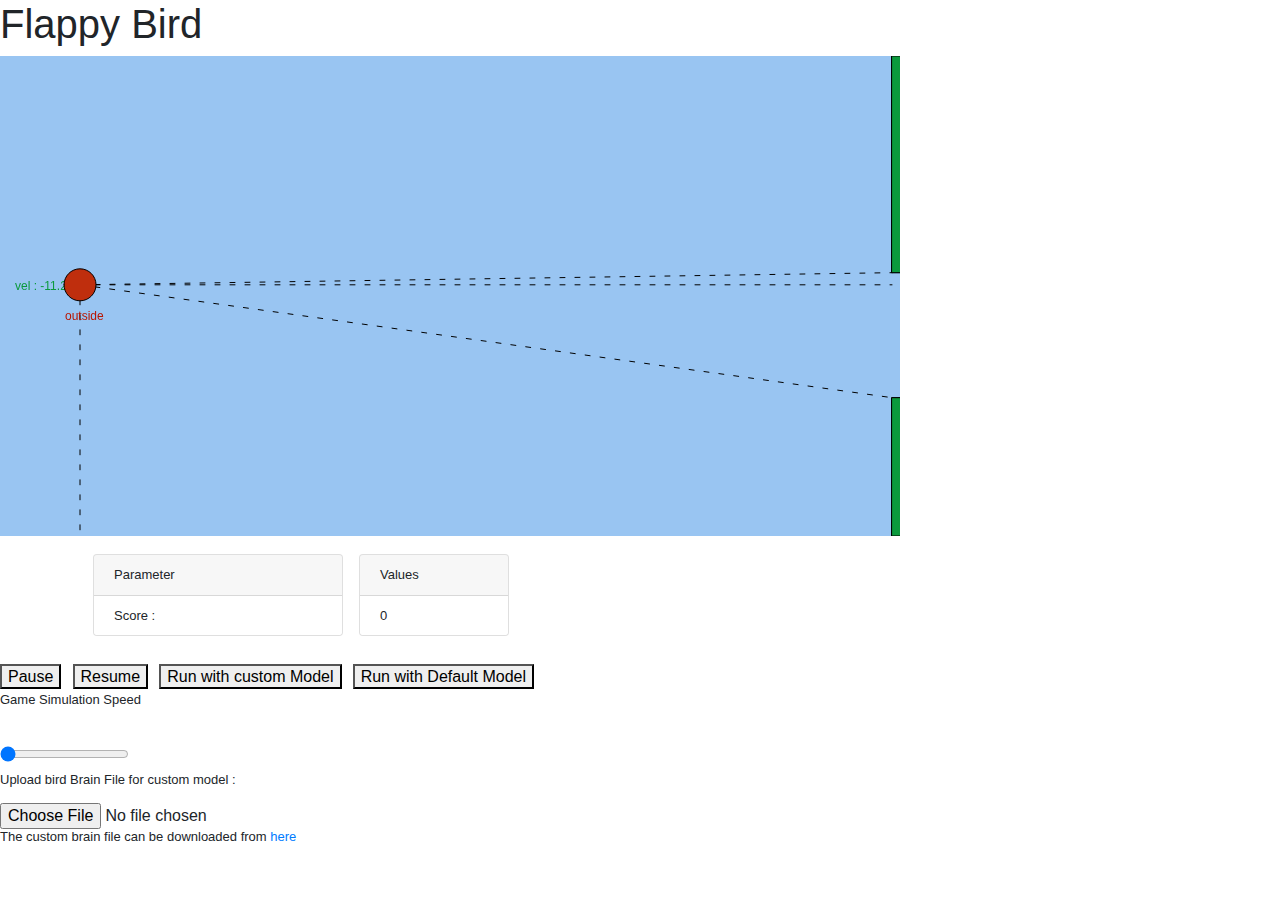
<file: docs/NE/flappyNN/index.html>
<!DOCTYPE html>
<html lang="en">
<head>
    <meta charset="UTF-8">
    <meta http-equiv="X-UA-Compatible" content="IE=edge">
    <meta name="viewport" content="width=device-width, initial-scale=1.0">
    <script src = "src/p5.js"></script>
	<script src="https://code.jquery.com/jquery-3.4.1.slim.min.js" integrity="sha384-J6qa4849blE2+poT4WnyKhv5vZF5SrPo0iEjwBvKU7imGFAV0wwj1yYfoRSJoZ+n" crossorigin="anonymous"></script>
<script src="https://cdn.jsdelivr.net/npm/popper.js@1.16.0/dist/umd/popper.min.js" integrity="sha384-Q6E9RHvbIyZFJoft+2mJbHaEWldlvI9IOYy5n3zV9zzTtmI3UksdQRVvoxMfooAo" crossorigin="anonymous"></script>
    <link rel="stylesheet" href="https://stackpath.bootstrapcdn.com/bootstrap/4.4.1/css/bootstrap.min.css" integrity="sha384-Vkoo8x4CGsO3+Hhxv8T/Q5PaXtkKtu6ug5TOeNV6gBiFeWPGFN9MuhOf23Q9Ifjh" crossorigin="anonymous">
<script src="https://stackpath.bootstrapcdn.com/bootstrap/4.4.1/js/bootstrap.min.js" integrity="sha384-wfSDF2E50Y2D1uUdj0O3uMBJnjuUD4Ih7YwaYd1iqfktj0Uod8GCExl3Og8ifwB6" crossorigin="anonymous"></script>

    <title>Document</title>
    <style>
        /* .slider {
            -webkit-appearance: none;
            width: 25%;
            height: 15px;
            border-radius: 5px;  
            background: #d3d3d3;
            outline: none;
            opacity: 0.7;
            -webkit-transition: .2s;
            transition: opacity .2s;
          }
          
          .slider::-webkit-slider-thumb {
            -webkit-appearance: none;
            appearance: none;
            width: 25px;
            height: 25px;
            border-radius: 50%; 
            background: #04AA6D;
            cursor: pointer;
          }
          
          .slider::-moz-range-thumb {
            width: 25px;
            height: 25px;
            border-radius: 50%;
            background: #04AA6D;
            cursor: pointer;
          } */
          </style>
</head>
<body>
    <h1>Flappy Bird <h1>
    
		<div class="d-flex flex-row flex-wrap">
		<div id="Canvas">
		</div>
		
		<div class="container">
			<div class="d-flex flex-row">
	  
			  <div class="p-2">
				  <div class="card" style="width: 250px; font-size: small;">
					  <div class="card-header">
					  Parameter
					  </div>
					  <ul class="list-group list-group-flush">
					  <li class="list-group-item" > Score : </li>
					  <!-- <li class="list-group-item" >Generation  : </li>
					  <li class="list-group-item" >Alive : </li>
					  <li class="list-group-item" >Best in Prev Gen : </li> -->
					  </ul>
				  </div>
		  </div>
	  
		  <div class="p-2">
			<div class="card" style="width: 150px; font-size: small;">
			  <div class="card-header">
				Values
			  </div>
			  <ul class="list-group list-group-flush">
				<li class="list-group-item" id="score"></li>
				<!-- <li class="list-group-item" id="generation"></li>
				<li class="list-group-item" id="alive"></li>
				<li class="list-group-item" id="prev"></li> -->
			  </ul>
			</div>
			</div>
	  
	  
		</div>
		</div>
	  </div>

    <div id="buttons">
      <button onclick="pauseSimulation()" style="font-size: medium;" > Pause </button>
      <button onclick="resumeSimulation()" style="font-size: medium;"> Resume </button>
	  <button type="button" onclick="startSimulation()" style="font-size: medium;">Run with custom Model </button>
	  <button type="button" onclick="startSimulationDefault()" style="font-size: medium;">Run with Default Model </button>
	  <!-- <button type="button" onclick="saveJsonFile()" style="font-size: medium;">SaveModel</button> -->
	  <p style="font-size: small;"> Game Simulation Speed </p> 
	  <div id="slider"></div>
	  <p style="font-size: small;"> Upload bird Brain File for custom model : </p>
	  <div id="upload" style="font-size: medium;"></div>
	  <p style="font-size: small;"> The custom brain file can be downloaded from <a href="https://thivinanandh.github.io/thivin/NE/flappy/index.html"> here </a></p>
      
    </div>
   
  


        <!-- <script src="src/board.js"></script> -->
    <script src="Sketch.js"></script>
    <script src="src/nn.js"></script>
    <script src="src/pipe.js"></script>
    <script src="src/bird.js"></script>
    <script src="src/ga.js"></script>
	<script src="src/defaultBirdBrain.js"></script>
    <script src="index.js"></script>
</body>
</html>
</file>
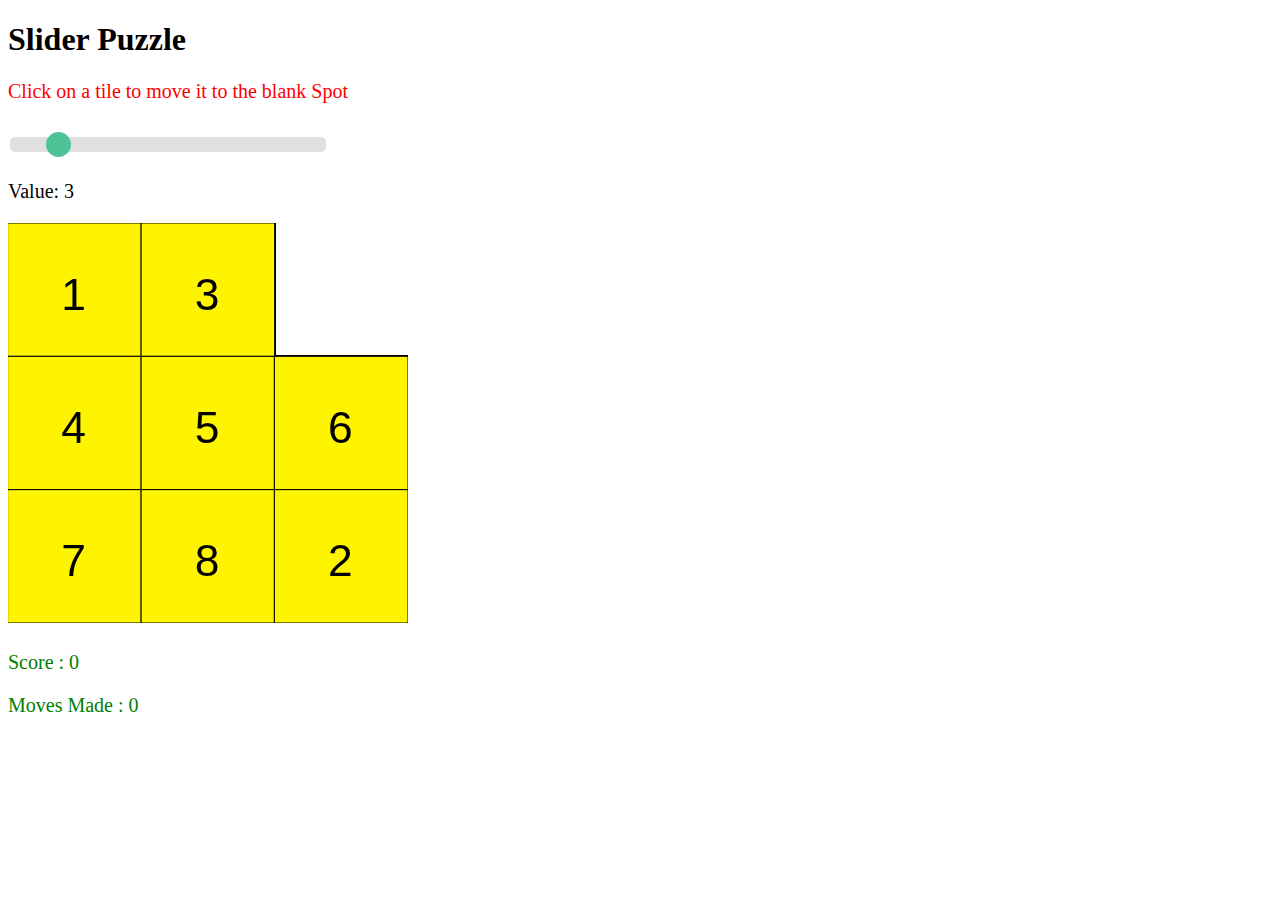
<file: docs/NE/sliding/index.html>
<!DOCTYPE html>
<html lang="en">
<head>
    <meta charset="UTF-8">
    <meta http-equiv="X-UA-Compatible" content="IE=edge">
    <meta name="viewport" content="width=device-width, initial-scale=1.0">
    <script src = "src/p5.js"></script>
    <title>Document</title>
    <style>
        .slider {
            -webkit-appearance: none;
            width: 25%;
            height: 15px;
            border-radius: 5px;  
            background: #d3d3d3;
            outline: none;
            opacity: 0.7;
            -webkit-transition: .2s;
            transition: opacity .2s;
          }
          
          .slider::-webkit-slider-thumb {
            -webkit-appearance: none;
            appearance: none;
            width: 25px;
            height: 25px;
            border-radius: 50%; 
            background: #04AA6D;
            cursor: pointer;
          }
          
          .slider::-moz-range-thumb {
            width: 25px;
            height: 25px;
            border-radius: 50%;
            background: #04AA6D;
            cursor: pointer;
          }
          </style>
</head>
<body>
    <h1>Slider Puzzle <h1>
    <p style="color:red;font-size:20px;font-weight:200">Click on a tile to move it to the blank Spot</p>
    <div class="slidecontainer">
        <input type="range" min="2" max="10" value="3" class="slider" id="myRange">
        <p style="font-size:20px;font-weight:200">Value: <span id="demo"></span></p>
      </div>
    <div id="Canvas">
    </div>
    <div>
        <p id="score" style="color:green;font-size:20px;font-weight:400"> Score      :  0 </p>
    </div>
    <div >
        <p id="moves" style="color:green;font-size:20px;font-weight:400"> Moves Made : 0</p>
    </div>
            <script src="src/board.js"></script>
    <script src="src/Sketch.js"></script>
    <script src="./nn.js"></script>
</body>
</html>
</file>
<file: docs/GA/monkey/index.css>
body {
  font: 100% Helvetica, sans-serif;
  color: #333;
  display: -webkit-box;
  display: -ms-flexbox;
  display: flex;
  -webkit-box-align: start;
      -ms-flex-align: start;
          align-items: flex-start;
  -webkit-box-pack: justify;
      -ms-flex-pack: justify;
          justify-content: space-between;
  width: 100%;
  height: 100%;
  -webkit-box-orient: horizontal;
  -webkit-box-direction: normal;
      -ms-flex-direction: row;
          flex-direction: row;
}

body #parentDiv {
  display: -webkit-box;
  display: -ms-flexbox;
  display: flex;
  -webkit-box-align: center;
      -ms-flex-align: center;
          align-items: center;
  -webkit-box-pack: center;
      -ms-flex-pack: center;
          justify-content: center;
  width: 100%;
  height: auto;
  -webkit-box-orient: horizontal;
  -webkit-box-direction: normal;
      -ms-flex-direction: row;
          flex-direction: row;
  -ms-flex-wrap: wrap;
      flex-wrap: wrap;
}

body #parentDiv #leftDiv {
  width: auto;
  border: 1px solid black;
  background-color: #b6ffff;
  height: auto;
  min-width: 450px;
  padding: 20px;
  margin: 20px;
  display: -webkit-box;
  display: -ms-flexbox;
  display: flex;
  -webkit-box-orient: vertical;
  -webkit-box-direction: normal;
      -ms-flex-direction: column;
          flex-direction: column;
  -webkit-box-align: start;
      -ms-flex-align: start;
          align-items: flex-start;
  -webkit-box-pack: justify;
      -ms-flex-pack: justify;
          justify-content: space-between;
}

body #parentDiv #leftDiv .actualPhrase {
  font-size: 3rem;
  font-weight: 700;
}

body #parentDiv #leftDiv #stats {
  display: -webkit-box;
  display: -ms-flexbox;
  display: flex;
  -webkit-box-orient: vertical;
  -webkit-box-direction: normal;
      -ms-flex-direction: column;
          flex-direction: column;
  -webkit-box-align: start;
      -ms-flex-align: start;
          align-items: flex-start;
  -ms-flex-pack: distribute;
      justify-content: space-around;
}

body #parentDiv #leftDiv #stats .rowFlex {
  min-width: 200px;
  padding-left: 20px;
  padding-right: 20px;
  padding-top: 5px;
  padding-bottom: 5px;
  margin: 5px;
  display: -webkit-box;
  display: -ms-flexbox;
  display: flex;
  -webkit-box-orient: horizontal;
  -webkit-box-direction: normal;
      -ms-flex-direction: row;
          flex-direction: row;
  -webkit-box-align: start;
      -ms-flex-align: start;
          align-items: flex-start;
  -ms-flex-pack: distribute;
      justify-content: space-around;
}

body #parentDiv #leftDiv #stats .rowFlex .rowItem {
  min-width: 150px;
}

body #parentDiv #rightDiv {
  width: auto;
  border: 1px solid black;
  background-color: #ffd190;
  height: auto;
  min-width: 450px;
  padding: 20px;
  margin: 20px;
}
/*# sourceMappingURL=index.css.map */
</file>
<file: docs/GA/nqueens/index.css>
body {
  font: 100% Helvetica, sans-serif;
  color: #333;
  display: -webkit-box;
  display: -ms-flexbox;
  display: flex;
  -webkit-box-align: start;
      -ms-flex-align: start;
          align-items: flex-start;
  -webkit-box-pack: justify;
      -ms-flex-pack: justify;
          justify-content: space-between;
  width: 100%;
  height: 100%;
  -webkit-box-orient: horizontal;
  -webkit-box-direction: normal;
      -ms-flex-direction: row;
          flex-direction: row;
}

body #parentDiv {
  display: -webkit-box;
  display: -ms-flexbox;
  display: flex;
  -webkit-box-align: center;
      -ms-flex-align: center;
          align-items: center;
  -webkit-box-pack: center;
      -ms-flex-pack: center;
          justify-content: center;
  width: 100%;
  height: auto;
  -webkit-box-orient: horizontal;
  -webkit-box-direction: normal;
      -ms-flex-direction: row;
          flex-direction: row;
  -ms-flex-wrap: wrap;
      flex-wrap: wrap;
}

body #parentDiv #leftDiv {
  width: auto;
  border: 1px solid black;
  background-color: #b6ffff;
  height: auto;
  min-width: 450px;
  padding: 20px;
  margin: 20px;
  display: -webkit-box;
  display: -ms-flexbox;
  display: flex;
  -webkit-box-orient: vertical;
  -webkit-box-direction: normal;
      -ms-flex-direction: column;
          flex-direction: column;
  -webkit-box-align: start;
      -ms-flex-align: start;
          align-items: flex-start;
  -webkit-box-pack: justify;
      -ms-flex-pack: justify;
          justify-content: space-between;
}

body #parentDiv #leftDiv #Canvas {
  border: 3px solid black;
}

body #parentDiv #leftDiv .actualPhrase {
  font-size: 3rem;
  font-weight: 700;
}

body #parentDiv #leftDiv #stats {
  display: -webkit-box;
  display: -ms-flexbox;
  display: flex;
  -webkit-box-orient: vertical;
  -webkit-box-direction: normal;
      -ms-flex-direction: column;
          flex-direction: column;
  -webkit-box-align: start;
      -ms-flex-align: start;
          align-items: flex-start;
  -ms-flex-pack: distribute;
      justify-content: space-around;
}

body #parentDiv #leftDiv #stats .rowFlex {
  min-width: 400px;
  padding-left: 20px;
  padding-right: 20px;
  padding-top: 5px;
  padding-bottom: 5px;
  margin: 5px;
  display: -webkit-box;
  display: -ms-flexbox;
  display: flex;
  -webkit-box-orient: horizontal;
  -webkit-box-direction: normal;
      -ms-flex-direction: row;
          flex-direction: row;
  -webkit-box-align: start;
      -ms-flex-align: start;
          align-items: flex-start;
  -ms-flex-pack: distribute;
      justify-content: space-around;
}

body #parentDiv #leftDiv #stats .rowFlex .rowItem {
  min-width: 200px;
}

body #parentDiv #leftDiv #stats .rowFlex2 {
  min-width: 400px;
  padding-left: 20px;
  padding-right: 20px;
  padding-top: 5px;
  padding-bottom: 5px;
  margin: 5px;
  display: -webkit-box;
  display: -ms-flexbox;
  display: flex;
  -webkit-box-orient: horizontal;
  -webkit-box-direction: normal;
      -ms-flex-direction: row;
          flex-direction: row;
  -webkit-box-align: start;
      -ms-flex-align: start;
          align-items: flex-start;
  -webkit-box-pack: justify;
      -ms-flex-pack: justify;
          justify-content: space-between;
}

body #parentDiv #leftDiv #stats .rowFlex2 .rowItem {
  min-width: 200px;
}

body #parentDiv #rightDiv {
  width: auto;
  border: 1px solid black;
  background-color: #ffd190;
  height: auto;
  min-width: 400px;
  padding: 20px;
  margin: 20px;
}
/*# sourceMappingURL=index.css.map */
</file>
<file: docs/GeneticAlgorithm/n-Queens/index.css>
body {
  font: 100% Helvetica, sans-serif;
  color: #333;
  display: -webkit-box;
  display: -ms-flexbox;
  display: flex;
  -webkit-box-align: start;
      -ms-flex-align: start;
          align-items: flex-start;
  -webkit-box-pack: justify;
      -ms-flex-pack: justify;
          justify-content: space-between;
  width: 100%;
  height: 100%;
  -webkit-box-orient: horizontal;
  -webkit-box-direction: normal;
      -ms-flex-direction: row;
          flex-direction: row;
}

body #parentDiv {
  display: -webkit-box;
  display: -ms-flexbox;
  display: flex;
  -webkit-box-align: center;
      -ms-flex-align: center;
          align-items: center;
  -webkit-box-pack: center;
      -ms-flex-pack: center;
          justify-content: center;
  width: 100%;
  height: auto;
  -webkit-box-orient: horizontal;
  -webkit-box-direction: normal;
      -ms-flex-direction: row;
          flex-direction: row;
  -ms-flex-wrap: wrap;
      flex-wrap: wrap;
}

body #parentDiv #leftDiv {
  width: auto;
  border: 1px solid black;
  background-color: #b6ffff;
  height: auto;
  min-width: 450px;
  padding: 20px;
  margin: 20px;
  display: -webkit-box;
  display: -ms-flexbox;
  display: flex;
  -webkit-box-orient: vertical;
  -webkit-box-direction: normal;
      -ms-flex-direction: column;
          flex-direction: column;
  -webkit-box-align: start;
      -ms-flex-align: start;
          align-items: flex-start;
  -webkit-box-pack: justify;
      -ms-flex-pack: justify;
          justify-content: space-between;
}

body #parentDiv #leftDiv #Canvas {
  border: 3px solid black;
}

body #parentDiv #leftDiv .actualPhrase {
  font-size: 3rem;
  font-weight: 700;
}

body #parentDiv #leftDiv #stats {
  display: -webkit-box;
  display: -ms-flexbox;
  display: flex;
  -webkit-box-orient: vertical;
  -webkit-box-direction: normal;
      -ms-flex-direction: column;
          flex-direction: column;
  -webkit-box-align: start;
      -ms-flex-align: start;
          align-items: flex-start;
  -ms-flex-pack: distribute;
      justify-content: space-around;
}

body #parentDiv #leftDiv #stats .rowFlex {
  min-width: 400px;
  padding-left: 20px;
  padding-right: 20px;
  padding-top: 5px;
  padding-bottom: 5px;
  margin: 5px;
  display: -webkit-box;
  display: -ms-flexbox;
  display: flex;
  -webkit-box-orient: horizontal;
  -webkit-box-direction: normal;
      -ms-flex-direction: row;
          flex-direction: row;
  -webkit-box-align: start;
      -ms-flex-align: start;
          align-items: flex-start;
  -ms-flex-pack: distribute;
      justify-content: space-around;
}

body #parentDiv #leftDiv #stats .rowFlex .rowItem {
  min-width: 200px;
}

body #parentDiv #leftDiv #stats .rowFlex2 {
  min-width: 400px;
  padding-left: 20px;
  padding-right: 20px;
  padding-top: 5px;
  padding-bottom: 5px;
  margin: 5px;
  display: -webkit-box;
  display: -ms-flexbox;
  display: flex;
  -webkit-box-orient: horizontal;
  -webkit-box-direction: normal;
      -ms-flex-direction: row;
          flex-direction: row;
  -webkit-box-align: start;
      -ms-flex-align: start;
          align-items: flex-start;
  -webkit-box-pack: justify;
      -ms-flex-pack: justify;
          justify-content: space-between;
}

body #parentDiv #leftDiv #stats .rowFlex2 .rowItem {
  min-width: 200px;
}

body #parentDiv #rightDiv {
  width: auto;
  border: 1px solid black;
  background-color: #ffd190;
  height: auto;
  min-width: 400px;
  padding: 20px;
  margin: 20px;
}
/*# sourceMappingURL=index.css.map */
</file>
<file: docs/css/resume.min.css>
/*!
 * Start Bootstrap - Resume v5.0.7 (https://startbootstrap.com/template-overviews/resume)
 * Copyright 2013-2019 Start Bootstrap
 * Licensed under MIT (https://github.com/BlackrockDigital/startbootstrap-resume/blob/master/LICENSE)
 */body{font-family:Muli,-apple-system,BlinkMacSystemFont,'Segoe UI',Roboto,'Helvetica Neue',Arial,sans-serif,'Apple Color Emoji','Segoe UI Emoji','Segoe UI Symbol','Noto Color Emoji';padding-top:54px;color:#868e96}@media (min-width:992px){body{padding-top:0;padding-left:17rem}}h1,h2,h3,h4,h5,h6{font-family:'Saira Extra Condensed',-apple-system,BlinkMacSystemFont,'Segoe UI',Roboto,'Helvetica Neue',Arial,sans-serif,'Apple Color Emoji','Segoe UI Emoji','Segoe UI Symbol','Noto Color Emoji';font-weight:700;text-transform:uppercase;color:#343a40}h1{font-size:6rem;line-height:5.5rem}h2{font-size:3.5rem}h3{font-size:2rem}p.lead{font-size:1.15rem;font-weight:400}.subheading{text-transform:uppercase;font-weight:500;font-family:'Saira Extra Condensed',-apple-system,BlinkMacSystemFont,'Segoe UI',Roboto,'Helvetica Neue',Arial,sans-serif,'Apple Color Emoji','Segoe UI Emoji','Segoe UI Symbol','Noto Color Emoji';font-size:1.5rem}.social-icons a{display:inline-block;height:3.5rem;width:3.5rem;background-color:#495057;color:#fff!important;border-radius:100%;text-align:center;font-size:1.5rem;line-height:3.5rem;margin-right:1rem}.social-icons a:last-child{margin-right:0}.social-icons a:hover{background-color:#bd5d38}.dev-icons{font-size:3rem}.dev-icons .list-inline-item i:hover{color:#bd5d38}#sideNav .navbar-nav .nav-item .nav-link{font-weight:800;letter-spacing:.05rem;text-transform:uppercase}#sideNav .navbar-toggler:focus{outline-color:#d48a6e}@media (min-width:992px){#sideNav{text-align:center;position:fixed;top:0;left:0;display:-webkit-box;display:-ms-flexbox;display:flex;-webkit-box-orient:vertical;-webkit-box-direction:normal;-ms-flex-direction:column;flex-direction:column;width:17rem;height:100vh}#sideNav .navbar-brand{display:-webkit-box;display:-ms-flexbox;display:flex;margin:auto auto 0;padding:.5rem}#sideNav .navbar-brand .img-profile{max-width:10rem;max-height:10rem;border:.5rem solid rgba(255,255,255,.2)}#sideNav .navbar-collapse{display:-webkit-box;display:-ms-flexbox;display:flex;-webkit-box-align:start;-ms-flex-align:start;align-items:flex-start;-webkit-box-flex:0;-ms-flex-positive:0;flex-grow:0;width:100%;margin-bottom:auto}#sideNav .navbar-collapse .navbar-nav{-webkit-box-orient:vertical;-webkit-box-direction:normal;-ms-flex-direction:column;flex-direction:column;width:100%}#sideNav .navbar-collapse .navbar-nav .nav-item{display:block}#sideNav .navbar-collapse .navbar-nav .nav-item .nav-link{display:block}}section.resume-section{padding-top:5rem!important;padding-bottom:5rem!important;max-width:75rem}section.resume-section .resume-item .resume-date{min-width:none}@media (min-width:768px){section.resume-section{min-height:100vh}section.resume-section .resume-item .resume-date{min-width:18rem}}@media (min-width:992px){section.resume-section{padding-top:3rem!important;padding-bottom:3rem!important}}.bg-primary{background-color:#bd5d38!important}.text-primary{color:#bd5d38!important}a{color:#bd5d38}a:active,a:focus,a:hover{color:#824027}
</file>
